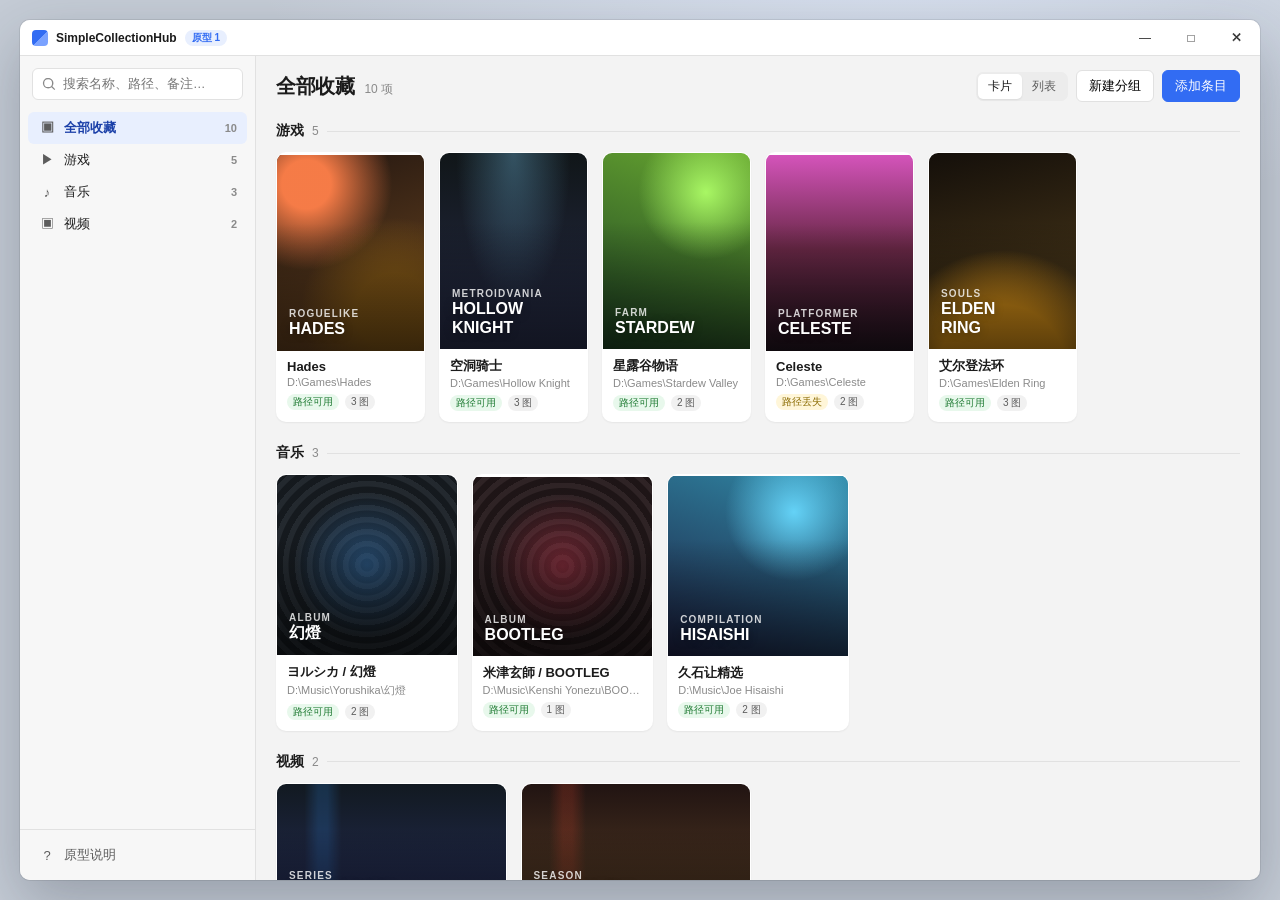
<file: Files/ui-prototype-1/index.html>
<!DOCTYPE html>
<html lang="zh-CN">
<head>
	<meta charset="UTF-8">
	<meta name="viewport" content="width=device-width, initial-scale=1.0">
	<title>SimpleCollectionHub — 原型 1</title>
	<link rel="stylesheet" href="styles.css">
</head>
<body>
	<div class="app">
		<header class="titlebar">
			<div class="titlebar-left">
				<div class="app-mark" aria-hidden="true"></div>
				<span class="app-name">SimpleCollectionHub</span>
				<span class="proto-badge">原型 1</span>
			</div>
			<div class="titlebar-actions">
				<button class="win-btn" type="button" title="最小化" data-action="noop">—</button>
				<button class="win-btn" type="button" title="最大化" data-action="noop">□</button>
				<button class="win-btn win-btn-close" type="button" title="关闭" data-action="noop">✕</button>
			</div>
		</header>

		<div class="shell">
			<aside class="sidebar">
				<div class="search-wrap">
					<svg class="search-icon" viewBox="0 0 16 16" aria-hidden="true"><path d="M10.7 11.8a6 6 0 1 1 1.1-1.1l3.3 3.2-.9.9-3.5-3zM11.5 7a4.5 4.5 0 1 0-9 0 4.5 4.5 0 0 0 9 0z"/></svg>
					<input id="searchInput" type="search" placeholder="搜索名称、路径、备注…" autocomplete="off">
				</div>

				<nav id="groupNav" class="group-nav"></nav>

				<div class="sidebar-footer">
					<button class="sidebar-link" type="button" data-action="open-help">
						<span class="nav-ico" aria-hidden="true">?</span>
						原型说明
					</button>
				</div>
			</aside>

			<main class="main">
				<div class="toolbar">
					<div class="toolbar-left">
						<h1 id="pageTitle">全部收藏</h1>
						<span id="pageCount" class="muted"></span>
					</div>
					<div class="toolbar-right">
						<div class="segment" role="tablist" aria-label="视图">
							<button class="segment-btn is-active" type="button" data-action="view-mode" data-mode="cards">卡片</button>
							<button class="segment-btn" type="button" data-action="view-mode" data-mode="list">列表</button>
						</div>
						<button class="btn" type="button" data-action="open-add-group">新建分组</button>
						<button class="btn btn-primary" type="button" data-action="open-add-item">添加条目</button>
					</div>
				</div>
				<div id="library" class="library"></div>
			</main>

			<aside id="detail" class="detail" hidden></aside>
		</div>

		<div id="overlay" class="overlay" hidden></div>
		<div id="dialog" class="dialog" hidden role="dialog" aria-modal="true"></div>
		<div id="lightbox" class="lightbox" hidden>
			<button class="lightbox-close" type="button" data-action="close-lightbox" aria-label="关闭">✕</button>
			<div id="lightboxStage" class="lightbox-stage"></div>
			<div id="lightboxCap" class="lightbox-cap"></div>
		</div>
		<div id="contextMenu" class="ctx" hidden></div>
		<div id="toast" class="toast" hidden></div>
		<input id="folderPicker" type="file" webkitdirectory directory hidden>
		<input id="imagePicker" type="file" accept="image/*" multiple hidden>
	</div>

	<script src="app.js"></script>
</body>
</html>
</file>
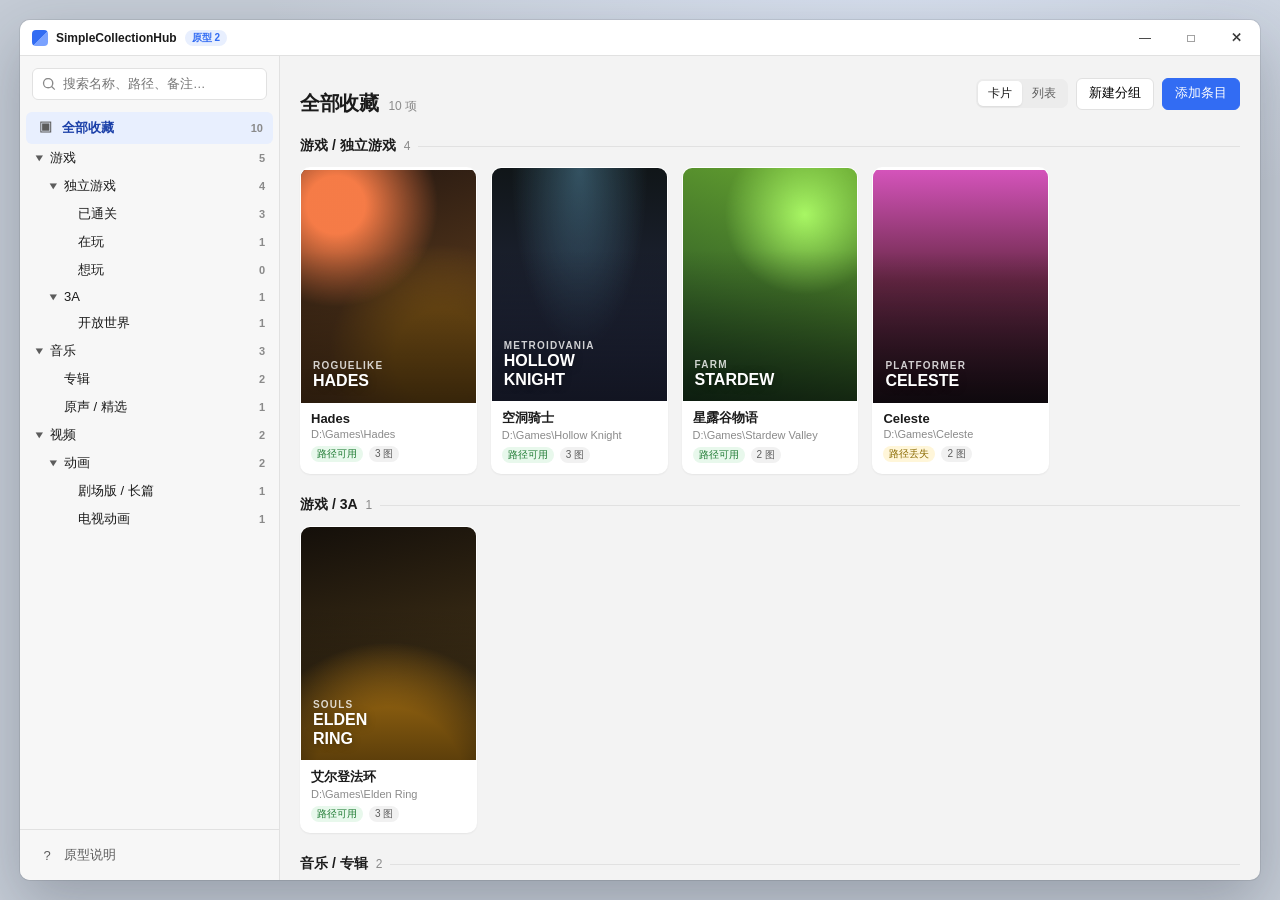
<file: Files/ui-prototype-2/index.html>
<!DOCTYPE html>
<html lang="zh-CN">
<head>
	<meta charset="UTF-8">
	<meta name="viewport" content="width=device-width, initial-scale=1.0">
	<title>SimpleCollectionHub — 原型 2</title>
	<link rel="stylesheet" href="styles.css">
</head>
<body>
	<div class="app">
		<header class="titlebar">
			<div class="titlebar-left">
				<div class="app-mark" aria-hidden="true"></div>
				<span class="app-name">SimpleCollectionHub</span>
				<span class="proto-badge">原型 2</span>
			</div>
			<div class="titlebar-actions">
				<button class="win-btn" type="button" title="最小化" data-action="noop">—</button>
				<button class="win-btn" type="button" title="最大化" data-action="noop">□</button>
				<button class="win-btn win-btn-close" type="button" title="关闭" data-action="noop">✕</button>
			</div>
		</header>

		<div class="shell">
			<aside class="sidebar">
				<div class="search-wrap">
					<svg class="search-icon" viewBox="0 0 16 16" aria-hidden="true"><path d="M10.7 11.8a6 6 0 1 1 1.1-1.1l3.3 3.2-.9.9-3.5-3zM11.5 7a4.5 4.5 0 1 0-9 0 4.5 4.5 0 0 0 9 0z"/></svg>
					<input id="searchInput" type="search" placeholder="搜索名称、路径、备注…" autocomplete="off">
				</div>

				<nav id="groupNav" class="group-nav"></nav>

				<div class="sidebar-footer">
					<button class="sidebar-link" type="button" data-action="open-help">
						<span class="nav-ico" aria-hidden="true">?</span>
						原型说明
					</button>
				</div>
			</aside>

			<main class="main">
				<div class="toolbar">
					<div class="toolbar-left">
						<nav id="crumbs" class="crumbs" aria-label="分组路径"></nav>
						<div class="title-row">
							<h1 id="pageTitle">全部收藏</h1>
							<span id="pageCount" class="muted"></span>
						</div>
					</div>
					<div class="toolbar-right">
						<div class="segment" role="tablist" aria-label="视图">
							<button class="segment-btn is-active" type="button" data-action="view-mode" data-mode="cards">卡片</button>
							<button class="segment-btn" type="button" data-action="view-mode" data-mode="list">列表</button>
						</div>
						<button class="btn" type="button" data-action="open-add-group">新建分组</button>
						<button class="btn btn-primary" type="button" data-action="open-add-item">添加条目</button>
					</div>
				</div>
				<div id="library" class="library"></div>
			</main>

			<aside id="detail" class="detail" hidden></aside>
		</div>

		<div id="overlay" class="overlay" hidden></div>
		<div id="dialog" class="dialog" hidden role="dialog" aria-modal="true"></div>
		<div id="lightbox" class="lightbox" hidden>
			<button class="lightbox-close" type="button" data-action="close-lightbox" aria-label="关闭">✕</button>
			<div id="lightboxStage" class="lightbox-stage"></div>
			<div id="lightboxCap" class="lightbox-cap"></div>
		</div>
		<div id="contextMenu" class="ctx" hidden></div>
		<div id="toast" class="toast" hidden></div>
		<input id="folderPicker" type="file" webkitdirectory directory hidden>
		<input id="imagePicker" type="file" accept="image/*" multiple hidden>
	</div>

	<script src="app.js"></script>
</body>
</html>
</file>
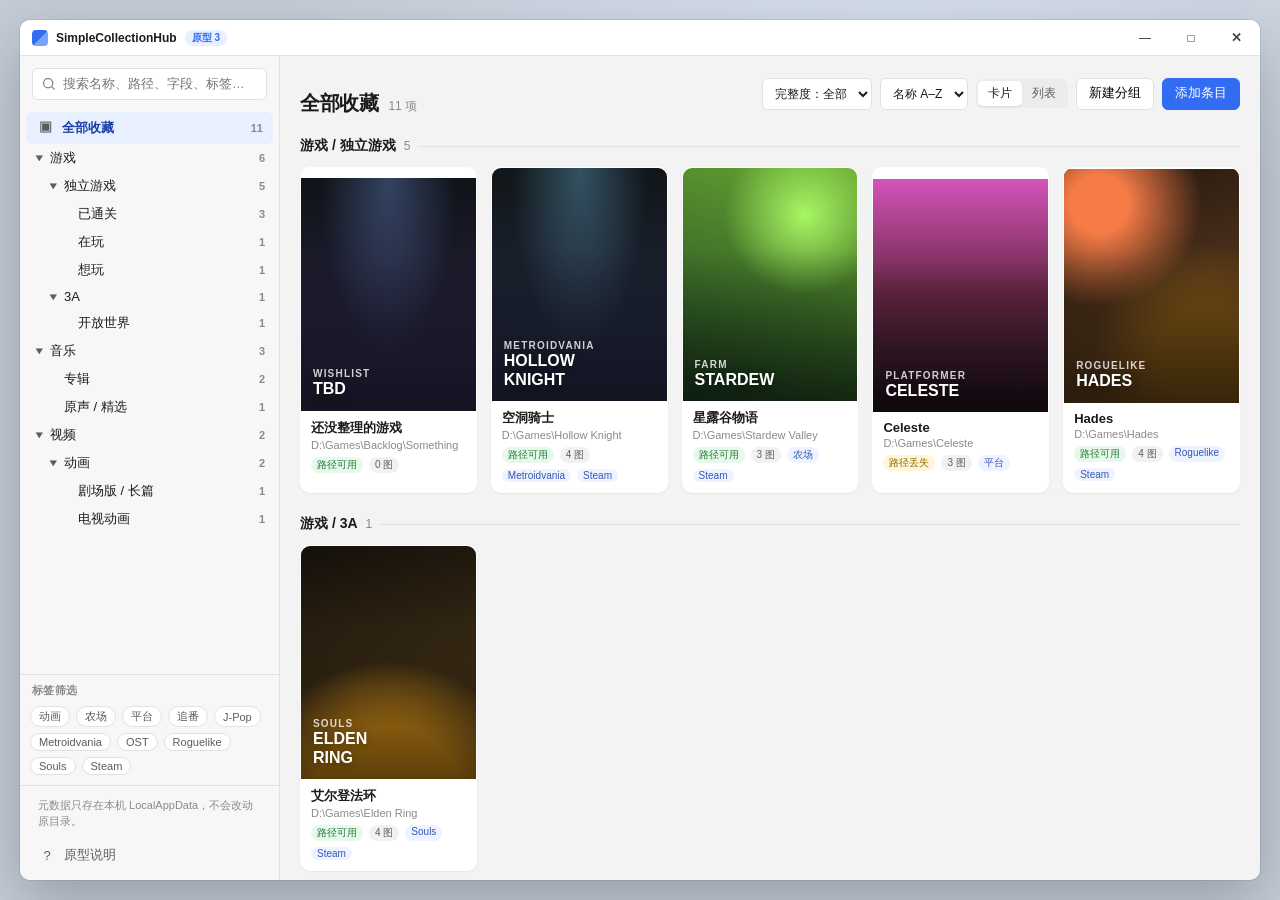
<file: Files/ui-prototype-3/index.html>
<!DOCTYPE html>
<html lang="zh-CN">
<head>
	<meta charset="UTF-8">
	<meta name="viewport" content="width=device-width, initial-scale=1.0">
	<title>SimpleCollectionHub — 原型 3</title>
	<link rel="stylesheet" href="styles.css">
</head>
<body>
	<div class="app">
		<header class="titlebar">
			<div class="titlebar-left">
				<div class="app-mark" aria-hidden="true"></div>
				<span class="app-name">SimpleCollectionHub</span>
				<span class="proto-badge">原型 3</span>
			</div>
			<div class="titlebar-actions">
				<button class="win-btn" type="button" title="最小化" data-action="noop">—</button>
				<button class="win-btn" type="button" title="最大化" data-action="noop">□</button>
				<button class="win-btn win-btn-close" type="button" title="关闭" data-action="noop">✕</button>
			</div>
		</header>

		<div class="shell">
			<aside class="sidebar">
				<div class="search-wrap">
					<svg class="search-icon" viewBox="0 0 16 16" aria-hidden="true"><path d="M10.7 11.8a6 6 0 1 1 1.1-1.1l3.3 3.2-.9.9-3.5-3zM11.5 7a4.5 4.5 0 1 0-9 0 4.5 4.5 0 0 0 9 0z"/></svg>
					<input id="searchInput" type="search" placeholder="搜索名称、路径、字段、标签…" autocomplete="off">
				</div>

				<nav id="groupNav" class="group-nav"></nav>

				<div class="sidebar-tags">
					<div class="sidebar-section-title">标签筛选</div>
					<div id="tagBar" class="tag-bar"></div>
				</div>

				<div class="sidebar-footer">
					<div class="storage-hint">元数据只存在本机 LocalAppData，不会改动原目录。</div>
					<button class="sidebar-link" type="button" data-action="open-help">
						<span class="nav-ico" aria-hidden="true">?</span>
						原型说明
					</button>
				</div>
			</aside>

			<main class="main">
				<div class="toolbar">
					<div class="toolbar-left">
						<nav id="crumbs" class="crumbs" aria-label="分组路径"></nav>
						<div class="title-row">
							<h1 id="pageTitle">全部收藏</h1>
							<span id="pageCount" class="muted"></span>
						</div>
					</div>
					<div class="toolbar-right">
						<select id="incompleteFilter" class="toolbar-select" aria-label="不完整筛选">
							<option value="all">完整度：全部</option>
							<option value="any">不完整</option>
							<option value="path">路径丢失</option>
							<option value="images">缺少图片</option>
							<option value="text">缺少文字</option>
							<option value="links">缺少链接</option>
						</select>
						<select id="sortBy" class="toolbar-select" aria-label="组内排序">
							<option value="name-asc">名称 A–Z</option>
							<option value="name-desc">名称 Z–A</option>
							<option value="added-desc">最近加入</option>
							<option value="added-asc">最早加入</option>
						</select>
						<div class="segment" role="tablist" aria-label="视图">
							<button class="segment-btn is-active" type="button" data-action="view-mode" data-mode="cards">卡片</button>
							<button class="segment-btn" type="button" data-action="view-mode" data-mode="list">列表</button>
						</div>
						<button class="btn" type="button" data-action="open-add-group">新建分组</button>
						<button class="btn btn-primary" type="button" data-action="open-add-item">添加条目</button>
					</div>
				</div>
				<div id="library" class="library"></div>
			</main>

			<aside id="detail" class="detail" hidden></aside>
		</div>

		<div id="overlay" class="overlay" hidden></div>
		<div id="dialog" class="dialog" hidden role="dialog" aria-modal="true"></div>
		<div id="lightbox" class="lightbox" hidden>
			<button class="lightbox-close" type="button" data-action="close-lightbox" aria-label="关闭">✕</button>
			<div id="lightboxStage" class="lightbox-stage"></div>
			<div id="lightboxCap" class="lightbox-cap"></div>
		</div>
		<div id="contextMenu" class="ctx" hidden></div>
		<div id="toast" class="toast" hidden></div>
		<input id="folderPicker" type="file" webkitdirectory directory hidden>
		<input id="imagePicker" type="file" accept="image/*" multiple hidden>
	</div>

	<script src="app.js"></script>
</body>
</html>
</file>
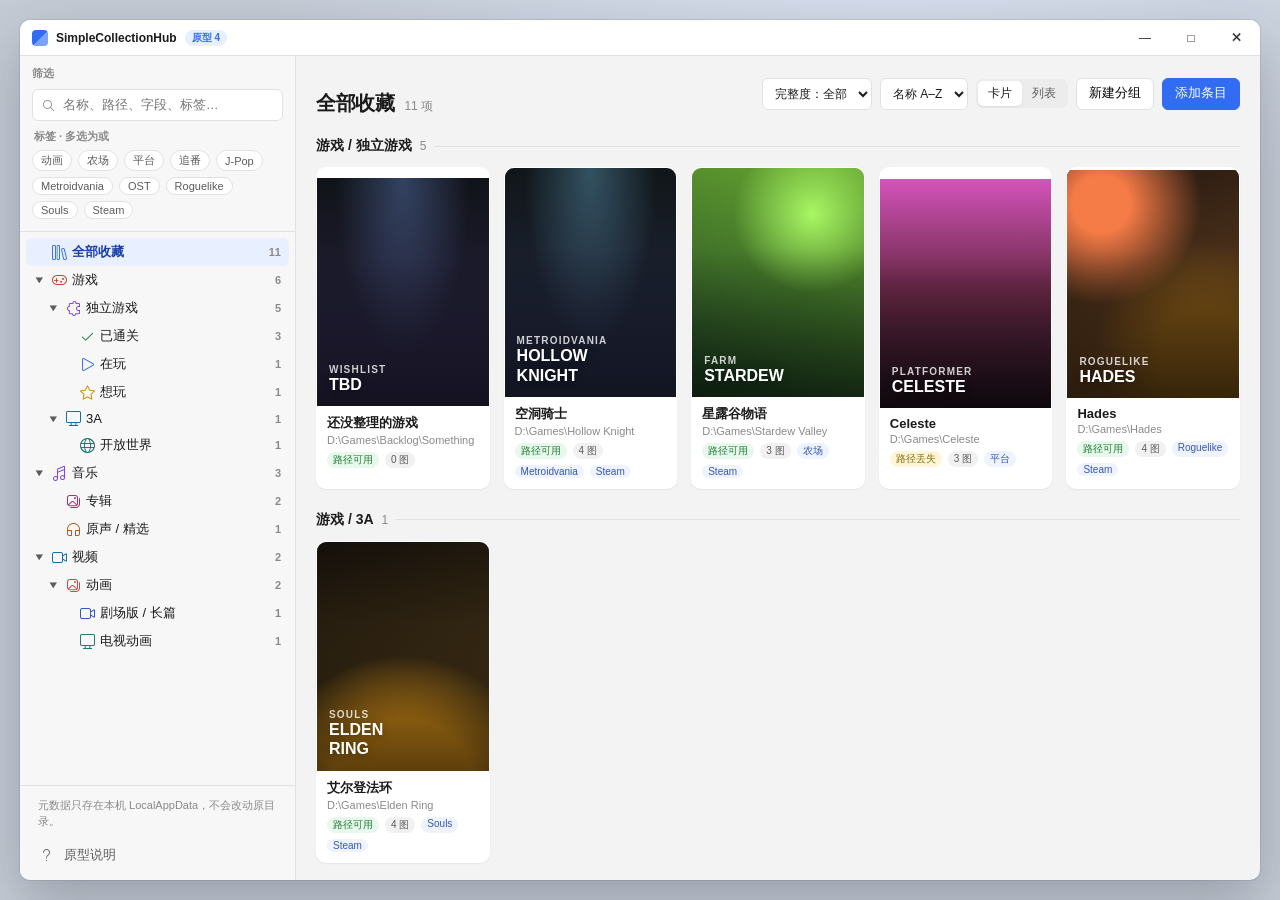
<file: Files/ui-prototype-4/index.html>
<!DOCTYPE html>
<html lang="zh-CN">
<head>
	<meta charset="UTF-8">
	<meta name="viewport" content="width=device-width, initial-scale=1.0">
	<title>SimpleCollectionHub — 原型 4</title>
	<link rel="stylesheet" href="styles.css">
</head>
<body>
	<div class="app">
		<header class="titlebar">
			<div class="titlebar-left">
				<div class="app-mark" aria-hidden="true"></div>
				<span class="app-name">SimpleCollectionHub</span>
				<span class="proto-badge">原型 4</span>
			</div>
			<div class="titlebar-actions">
				<button class="win-btn" type="button" title="最小化" data-action="noop">—</button>
				<button class="win-btn" type="button" title="最大化" data-action="noop">□</button>
				<button class="win-btn win-btn-close" type="button" title="关闭" data-action="noop">✕</button>
			</div>
		</header>

		<div class="shell">
			<aside class="sidebar">
				<div class="sidebar-filter">
					<div class="filter-head">
						<div class="sidebar-section-title">筛选</div>
						<button class="filter-clear" id="clearFilters" type="button" data-action="clear-filters" hidden>清除</button>
					</div>
					<div class="search-wrap">
						<span class="search-icon fluent" aria-hidden="true">&#xE721;</span>
						<input id="searchInput" type="search" placeholder="名称、路径、字段、标签…" autocomplete="off">
					</div>
					<div class="filter-label">标签 · 多选为或</div>
					<div id="tagBar" class="tag-bar"></div>
				</div>

				<nav id="groupNav" class="group-nav"></nav>

				<div class="sidebar-footer">
					<div class="storage-hint">元数据只存在本机 LocalAppData，不会改动原目录。</div>
					<button class="sidebar-link" type="button" data-action="open-help">
						<span class="fluent nav-ico" aria-hidden="true">&#xE897;</span>
						原型说明
					</button>
				</div>
			</aside>

			<main class="main">
				<div class="toolbar">
					<div class="toolbar-left">
						<nav id="crumbs" class="crumbs" aria-label="分组路径"></nav>
						<div class="title-row">
							<h1 id="pageTitle">全部收藏</h1>
							<span id="pageCount" class="muted"></span>
						</div>
					</div>
					<div class="toolbar-right">
						<select id="incompleteFilter" class="toolbar-select" aria-label="不完整筛选">
							<option value="all">完整度：全部</option>
							<option value="any">不完整</option>
							<option value="path">路径丢失</option>
							<option value="images">缺少图片</option>
							<option value="text">缺少文字</option>
							<option value="links">缺少链接</option>
						</select>
						<select id="sortBy" class="toolbar-select" aria-label="组内排序">
							<option value="name-asc">名称 A–Z</option>
							<option value="name-desc">名称 Z–A</option>
							<option value="added-desc">最近加入</option>
							<option value="added-asc">最早加入</option>
						</select>
						<div class="segment" role="tablist" aria-label="视图">
							<button class="segment-btn is-active" type="button" data-action="view-mode" data-mode="cards">卡片</button>
							<button class="segment-btn" type="button" data-action="view-mode" data-mode="list">列表</button>
						</div>
						<button class="btn" type="button" data-action="open-add-group">新建分组</button>
						<button class="btn btn-primary" type="button" data-action="open-add-item">添加条目</button>
					</div>
				</div>
				<div id="library" class="library"></div>
			</main>

			<aside id="detail" class="detail" hidden></aside>
		</div>

		<div id="overlay" class="overlay" hidden></div>
		<div id="dialog" class="dialog" hidden role="dialog" aria-modal="true"></div>
		<div id="lightbox" class="lightbox" hidden>
			<button class="lightbox-close" type="button" data-action="close-lightbox" aria-label="关闭">✕</button>
			<div id="lightboxStage" class="lightbox-stage"></div>
			<div id="lightboxCap" class="lightbox-cap"></div>
		</div>
		<div id="contextMenu" class="ctx" hidden></div>
		<div id="toast" class="toast" hidden></div>
		<input id="folderPicker" type="file" webkitdirectory directory hidden>
		<input id="imagePicker" type="file" accept="image/*" multiple hidden>
	</div>

	<script src="app.js"></script>
</body>
</html>
</file>
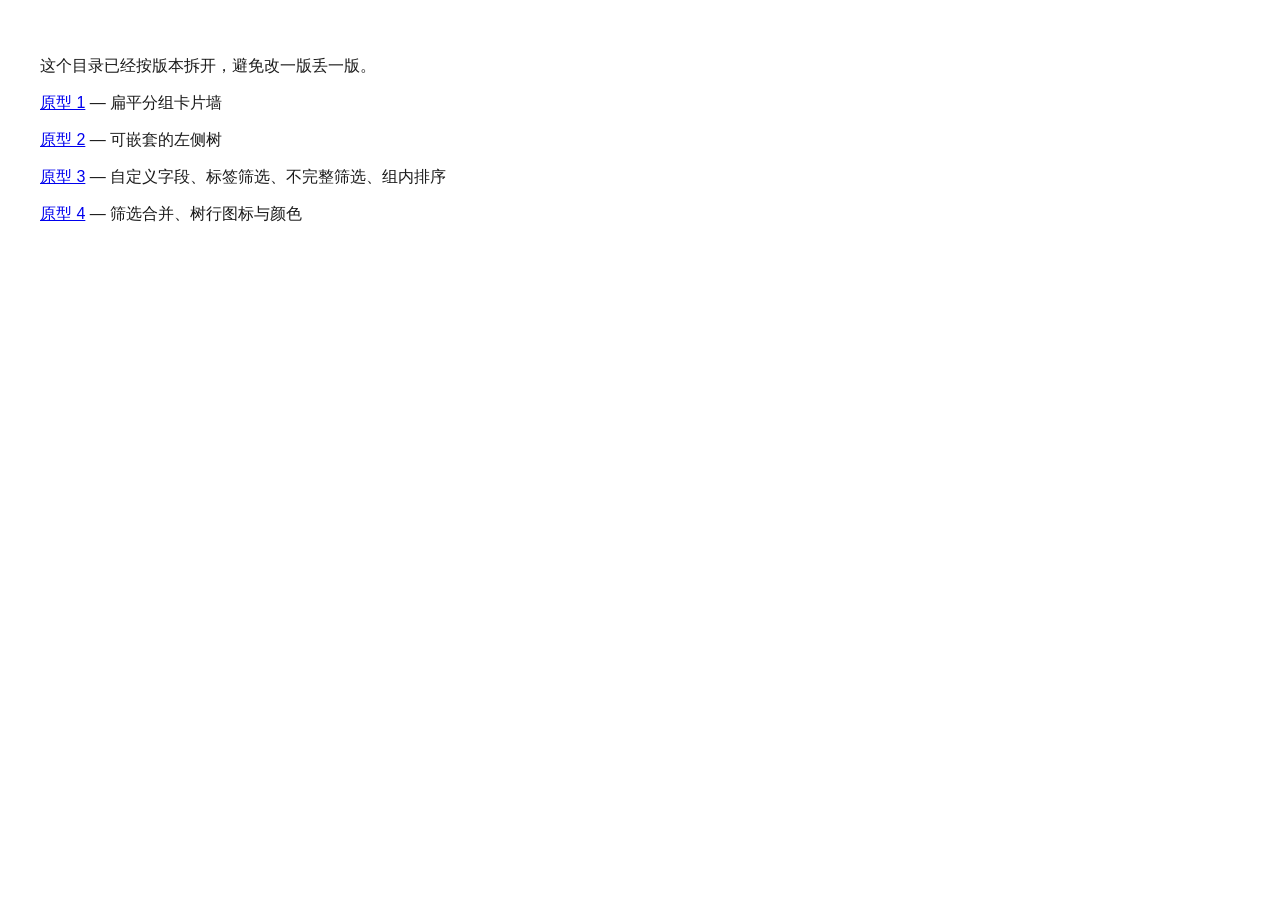
<file: Files/ui-prototype/index.html>
<!DOCTYPE html>
<html lang="zh-CN">
<head>
	<meta charset="UTF-8">
	<title>已按版本拆分</title>
</head>
<body style="font-family: Segoe UI, Microsoft YaHei UI, sans-serif; padding: 32px; color: #1b1b1b;">
	<p>这个目录已经按版本拆开，避免改一版丢一版。</p>
	<p><a href="../ui-prototype-1/index.html">原型 1</a> — 扁平分组卡片墙</p>
	<p><a href="../ui-prototype-2/index.html">原型 2</a> — 可嵌套的左侧树</p>
	<p><a href="../ui-prototype-3/index.html">原型 3</a> — 自定义字段、标签筛选、不完整筛选、组内排序</p>
	<p><a href="../ui-prototype-4/index.html">原型 4</a> — 筛选合并、树行图标与颜色</p>
</body>
</html>
</file>
<file: Files/ui-prototype-1/styles.css>
:root {
	--accent: #326cf3;
	--accent-hover: #2557d4;
	--accent-soft: #e8effe;
	--danger: #db3340;
	--success: #2db84d;
	--warning: #c69214;
	--bg: #f3f3f3;
	--sidebar: #f7f7f7;
	--surface: #ffffff;
	--border: #e1e1e1;
	--text: #1b1b1b;
	--text-2: #5c5c5c;
	--text-3: #8a8a8a;
	--titlebar: 36px;
	--sidebar-w: 236px;
	--detail-w: 408px;
	--radius: 8px;
	--shadow: 0 8px 28px rgba(0, 0, 0, 0.14);
	--font: "Segoe UI Variable", "Segoe UI", "Microsoft YaHei UI", sans-serif;
}

* { box-sizing: border-box; }
html, body { height: 100%; margin: 0; }
body {
	font-family: var(--font);
	color: var(--text);
	background:
		radial-gradient(1200px 600px at 70% -10%, #dbe4f4, transparent 55%),
		#c5ccd6;
	user-select: none;
	display: flex;
	align-items: center;
	justify-content: center;
	padding: 20px;
}

button, input, textarea { font-family: inherit; }
button { cursor: pointer; }
img { max-width: 100%; display: block; }

.app {
	position: relative;
	display: flex;
	flex-direction: column;
	width: min(1280px, 100%);
	height: min(860px, 100%);
	background: var(--bg);
	overflow: hidden;
	border-radius: 10px;
	box-shadow:
		0 0 0 1px rgba(0, 0, 0, 0.08),
		0 22px 60px rgba(32, 40, 55, 0.28);
}

.titlebar {
	height: var(--titlebar);
	display: flex;
	align-items: center;
	justify-content: space-between;
	padding-left: 12px;
	background: #fff;
	border-bottom: 1px solid var(--border);
	flex-shrink: 0;
}

.titlebar-left { display: flex; align-items: center; gap: 8px; min-width: 0; }
.app-mark {
	width: 16px;
	height: 16px;
	border-radius: 4px;
	background:
		linear-gradient(135deg, #326cf3 0 50%, transparent 50%),
		linear-gradient(315deg, #7aa2ff 0 50%, #1f4fd0 50%);
}
.app-name { font-size: 12px; font-weight: 600; }
.proto-badge {
	font-size: 10px;
	font-weight: 600;
	color: var(--accent);
	background: var(--accent-soft);
	border-radius: 999px;
	padding: 1px 7px;
}
.titlebar-actions { display: flex; height: 100%; }
.win-btn {
	width: 46px;
	border: 0;
	background: transparent;
	color: #333;
	font-size: 12px;
}
.win-btn:hover { background: #eee; }
.win-btn-close:hover { background: #e81123; color: #fff; }

.shell { display: flex; flex: 1; min-height: 0; }

.sidebar {
	width: var(--sidebar-w);
	background: var(--sidebar);
	border-right: 1px solid var(--border);
	display: flex;
	flex-direction: column;
	flex-shrink: 0;
}

.search-wrap { position: relative; padding: 12px 12px 8px; }
.search-icon {
	position: absolute;
	left: 22px;
	top: 21px;
	width: 14px;
	height: 14px;
	fill: var(--text-3);
}
.search-wrap input {
	width: 100%;
	height: 32px;
	border: 1px solid var(--border);
	border-radius: 6px;
	padding: 0 10px 0 30px;
	background: #fff;
	outline: none;
	font-size: 12.5px;
}
.search-wrap input:focus { border-color: var(--accent); }

.group-nav { flex: 1; overflow: auto; padding: 4px 8px 12px; }
.nav-item {
	width: 100%;
	display: flex;
	align-items: center;
	gap: 8px;
	border: 0;
	background: transparent;
	text-align: left;
	padding: 7px 10px;
	border-radius: 6px;
	font-size: 13px;
	color: var(--text);
}
.nav-item:hover { background: #ececec; }
.nav-item.is-active { background: var(--accent-soft); color: #1a3fa8; font-weight: 600; }
.nav-count { margin-left: auto; color: var(--text-3); font-size: 11px; font-weight: 600; }
.nav-ico {
	width: 18px;
	text-align: center;
	color: var(--text-2);
	font-size: 13px;
}

.sidebar-footer {
	padding: 8px;
	border-top: 1px solid var(--border);
}
.sidebar-link {
	width: 100%;
	display: flex;
	align-items: center;
	gap: 8px;
	border: 0;
	background: transparent;
	padding: 8px 10px;
	border-radius: 6px;
	font-size: 13px;
	color: var(--text-2);
}
.sidebar-link:hover { background: #ececec; color: var(--text); }

.main {
	flex: 1;
	min-width: 0;
	display: flex;
	flex-direction: column;
}

.toolbar {
	display: flex;
	align-items: center;
	justify-content: space-between;
	gap: 12px;
	padding: 14px 20px 6px;
	flex-shrink: 0;
	flex-wrap: wrap;
}
.toolbar-left { display: flex; align-items: baseline; gap: 10px; min-width: 0; }
.toolbar-left h1 { margin: 0; font-size: 20px; font-weight: 650; letter-spacing: -0.02em; }
.muted { color: var(--text-3); font-size: 12px; }
.toolbar-right { display: flex; align-items: center; gap: 8px; flex-shrink: 0; }

.segment {
	display: flex;
	background: #ececec;
	padding: 2px;
	border-radius: 7px;
}
.segment-btn {
	border: 0;
	background: transparent;
	padding: 4px 10px;
	border-radius: 5px;
	font-size: 12px;
	color: var(--text-2);
}
.segment-btn.is-active { background: #fff; color: var(--text); box-shadow: 0 1px 2px rgba(0,0,0,.08); }

.btn {
	height: 32px;
	padding: 0 12px;
	border-radius: 6px;
	border: 1px solid var(--border);
	background: #fff;
	font-size: 12.5px;
}
.btn:hover { background: #f6f6f6; }
.btn-primary {
	background: var(--accent);
	border-color: var(--accent);
	color: #fff;
}
.btn-primary:hover { background: var(--accent-hover); }
.btn-ghost { border-color: transparent; background: transparent; }
.btn-ghost:hover { background: #ececec; }
.btn-danger { color: var(--danger); }
.btn-danger:hover { background: #fdecee; }

.library { flex: 1; overflow: auto; padding: 8px 20px 28px; }

.section { margin-bottom: 22px; }
.section-head {
	display: flex;
	align-items: center;
	gap: 8px;
	margin: 6px 0 12px;
}
.section-head h2 { margin: 0; font-size: 14px; font-weight: 650; }
.section-line { flex: 1; height: 1px; background: var(--border); }

.card-grid {
	display: grid;
	grid-template-columns: repeat(auto-fill, minmax(148px, 1fr));
	gap: 14px;
}
.card-grid[data-kind="music"] { grid-template-columns: repeat(auto-fill, minmax(156px, 1fr)); }
.card-grid[data-kind="video"] { grid-template-columns: repeat(auto-fill, minmax(220px, 1fr)); }

.card {
	background: var(--surface);
	border: 1px solid transparent;
	border-radius: 10px;
	overflow: hidden;
	box-shadow: 0 1px 2px rgba(0,0,0,.06);
	text-align: left;
	padding: 0;
	width: 100%;
	color: inherit;
	transition: transform .15s ease, box-shadow .15s ease;
}
.card:hover {
	transform: translateY(-3px);
	box-shadow: 0 10px 24px rgba(0,0,0,.12);
}
.card.is-selected {
	border-color: var(--accent);
	box-shadow: 0 0 0 2px var(--accent-soft), 0 8px 20px rgba(50,108,243,.18);
}

.poster {
	position: relative;
	display: flex;
	align-items: flex-end;
	padding: 12px;
	color: #fff;
	overflow: hidden;
}
.detail .poster {
	border-radius: 10px;
	min-height: 160px;
	max-height: 220px;
}
.detail .ratio-portrait { max-height: 280px; }
.detail .ratio-square { max-width: 220px; }
.poster::after {
	content: "";
	position: absolute;
	inset: 0;
	background: linear-gradient(180deg, transparent 35%, rgba(0,0,0,.55));
}
.ratio-portrait { aspect-ratio: 3 / 4; }
.ratio-square { aspect-ratio: 1 / 1; }
.ratio-wide { aspect-ratio: 16 / 9; }

.poster-kicker, .poster-title {
	position: relative;
	z-index: 1;
}
.poster-kicker {
	font-size: 10px;
	letter-spacing: .12em;
	text-transform: uppercase;
	opacity: .8;
	font-weight: 600;
}
.poster-title {
	font-size: 16px;
	font-weight: 700;
	line-height: 1.2;
	text-shadow: 0 1px 8px rgba(0,0,0,.35);
}

.card-meta { padding: 8px 10px 10px; }
.card-name {
	font-size: 13px;
	font-weight: 650;
	white-space: nowrap;
	overflow: hidden;
	text-overflow: ellipsis;
}
.card-path {
	margin-top: 2px;
	font-size: 11px;
	color: var(--text-3);
	white-space: nowrap;
	overflow: hidden;
	text-overflow: ellipsis;
}
.card-flags { display: flex; gap: 6px; margin-top: 6px; }
.chip {
	font-size: 10px;
	padding: 1px 6px;
	border-radius: 999px;
	background: #f1f1f1;
	color: var(--text-2);
}
.chip.ok { background: #e8f8ec; color: #1e7a32; }
.chip.warn { background: #fff6d9; color: #8a6a00; }

.list {
	display: flex;
	flex-direction: column;
	gap: 6px;
}
.list-row {
	display: grid;
	grid-template-columns: 44px 1.2fr 1.6fr 80px;
	gap: 12px;
	align-items: center;
	width: 100%;
	text-align: left;
	border: 1px solid var(--border);
	background: #fff;
	border-radius: 8px;
	padding: 6px 10px;
	color: inherit;
}
.list-row:hover { background: #fafafa; }
.list-row.is-selected { border-color: var(--accent); background: var(--accent-soft); }
.list-thumb {
	width: 44px;
	height: 44px;
	border-radius: 6px;
	overflow: hidden;
}
.list-thumb .poster { height: 100%; padding: 4px; }
.list-thumb .poster-title { font-size: 9px; }
.list-name { font-size: 13px; font-weight: 650; }
.list-path { font-size: 11px; color: var(--text-3); overflow: hidden; text-overflow: ellipsis; white-space: nowrap; }

.empty {
	margin: 48px auto;
	max-width: 420px;
	text-align: center;
	color: var(--text-2);
}
.empty h3 { margin: 0 0 6px; color: var(--text); }
.empty p { margin: 0 0 16px; font-size: 13px; line-height: 1.55; }

.detail {
	width: var(--detail-w);
	background: #fff;
	border-left: 1px solid var(--border);
	display: flex;
	flex-direction: column;
	flex-shrink: 0;
}
.detail[hidden] { display: none; }
.detail-head {
	display: flex;
	align-items: flex-start;
	gap: 8px;
	padding: 14px 14px 10px;
	border-bottom: 1px solid var(--border);
}
.detail-head h2 {
	margin: 0;
	font-size: 16px;
	line-height: 1.3;
	flex: 1;
}
.icon-btn {
	width: 28px;
	height: 28px;
	border: 0;
	background: transparent;
	border-radius: 6px;
	color: var(--text-2);
	font-size: 16px;
	flex-shrink: 0;
}
.icon-btn:hover { background: #f1f1f1; color: var(--text); }

.detail-body { flex: 1; overflow: auto; padding: 12px 14px 20px; }
.path-row {
	display: flex;
	flex-wrap: wrap;
	align-items: center;
	gap: 8px;
	padding: 8px 10px;
	background: #f7f7f7;
	border-radius: 8px;
	margin-bottom: 12px;
}
.path-text {
	flex: 1 1 140px;
	min-width: 0;
	font-size: 12px;
	color: var(--text-2);
	overflow: hidden;
	text-overflow: ellipsis;
	white-space: nowrap;
}
.path-row .btn { flex: 0 0 auto; }

.field { margin-bottom: 16px; }
.field-label {
	display: flex;
	align-items: center;
	justify-content: space-between;
	gap: 8px;
	font-size: 11px;
	font-weight: 650;
	color: var(--text-3);
	letter-spacing: .04em;
	text-transform: uppercase;
	margin-bottom: 6px;
}
.note {
	font-size: 13px;
	line-height: 1.6;
	color: var(--text);
	white-space: pre-wrap;
}
.note-input {
	width: 100%;
	min-height: 88px;
	border: 1px solid var(--border);
	border-radius: 8px;
	padding: 8px;
	resize: vertical;
	font-size: 13px;
	line-height: 1.5;
	outline: none;
}
.note-input:focus { border-color: var(--accent); }

.shots {
	display: grid;
	grid-template-columns: 1fr 1fr;
	gap: 8px;
}
.shot, .shot-add {
	aspect-ratio: 16 / 10;
	border-radius: 8px;
	border: 0;
	padding: 0;
	overflow: hidden;
	position: relative;
	color: #fff;
}
.shot-add {
	border: 1px dashed #cfcfcf;
	background: #fafafa;
	color: var(--text-3);
	font-size: 12px;
}
.shot-add:hover { border-color: var(--accent); color: var(--accent); }
.shot img { width: 100%; height: 100%; object-fit: cover; }
.shot-cap {
	position: absolute;
	left: 6px;
	bottom: 6px;
	font-size: 10px;
	background: rgba(0,0,0,.45);
	padding: 2px 6px;
	border-radius: 999px;
}

.links { display: flex; flex-direction: column; gap: 6px; }
.link-row {
	display: flex;
	align-items: center;
	gap: 8px;
	padding: 8px 10px;
	border: 1px solid var(--border);
	border-radius: 8px;
	background: #fff;
	text-decoration: none;
	color: inherit;
}
.link-row:hover { border-color: var(--accent); }
.link-title { font-size: 13px; font-weight: 600; }
.link-url { font-size: 11px; color: var(--text-3); overflow: hidden; text-overflow: ellipsis; white-space: nowrap; }
.link-add {
	display: flex;
	flex-wrap: wrap;
	gap: 6px;
}
.link-add input {
	flex: 1 1 120px;
	min-width: 0;
	height: 30px;
	border: 1px solid var(--border);
	border-radius: 6px;
	padding: 0 8px;
	font-size: 12px;
	outline: none;
}

.detail-actions {
	display: flex;
	flex-wrap: wrap;
	gap: 8px;
	padding: 10px 14px 14px;
	border-top: 1px solid var(--border);
}

.overlay {
	position: absolute;
	inset: 0;
	background: rgba(20, 24, 32, 0.38);
	z-index: 20;
}
.overlay[hidden] { display: none; }

.dialog {
	position: absolute;
	z-index: 30;
	left: 50%;
	top: 50%;
	transform: translate(-50%, -50%);
	width: min(520px, calc(100% - 32px));
	background: #fff;
	border-radius: 12px;
	box-shadow: var(--shadow);
	padding: 18px 18px 14px;
}
.dialog[hidden] { display: none; }
.dialog h3 { margin: 0 0 6px; font-size: 16px; }
.dialog .hint { margin: 0 0 14px; color: var(--text-2); font-size: 12.5px; line-height: 1.5; }
.form-row { margin-bottom: 12px; }
.form-row label {
	display: block;
	font-size: 12px;
	font-weight: 650;
	margin-bottom: 6px;
}
.form-row input, .form-row select, .form-row textarea {
	width: 100%;
	height: 32px;
	border: 1px solid var(--border);
	border-radius: 6px;
	padding: 0 10px;
	font-size: 13px;
	outline: none;
	background: #fff;
}
.form-row textarea { height: 84px; padding: 8px 10px; resize: vertical; }
.form-row input:focus, .form-row select:focus, .form-row textarea:focus { border-color: var(--accent); }
.path-pick { display: flex; gap: 8px; }
.path-pick input { flex: 1; }
.dialog-actions { display: flex; justify-content: flex-end; gap: 8px; margin-top: 8px; }

.help-list { margin: 0; padding-left: 18px; color: var(--text-2); font-size: 13px; line-height: 1.7; }

.lightbox {
	position: absolute;
	inset: 0;
	z-index: 40;
	background: rgba(10, 12, 16, 0.88);
	display: flex;
	flex-direction: column;
	align-items: center;
	justify-content: center;
	padding: 40px;
}
.lightbox[hidden] { display: none; }
.lightbox-close {
	position: absolute;
	top: 12px;
	right: 12px;
	width: 36px;
	height: 36px;
	border: 0;
	border-radius: 8px;
	background: transparent;
	color: #fff;
	font-size: 18px;
}
.lightbox-close:hover { background: rgba(255,255,255,.12); }
.lightbox-stage {
	width: min(960px, 100%);
	aspect-ratio: 16 / 9;
	border-radius: 12px;
	overflow: hidden;
	box-shadow: 0 20px 60px rgba(0,0,0,.4);
}
.lightbox-stage img { width: 100%; height: 100%; object-fit: cover; }
.lightbox-cap { margin-top: 12px; color: #ddd; font-size: 13px; }

.ctx {
	position: absolute;
	z-index: 50;
	min-width: 188px;
	background: #fff;
	border: 1px solid var(--border);
	border-radius: 8px;
	box-shadow: var(--shadow);
	padding: 6px;
}
.ctx[hidden] { display: none; }
.ctx button {
	display: block;
	width: 100%;
	text-align: left;
	border: 0;
	background: transparent;
	padding: 7px 10px;
	border-radius: 5px;
	font-size: 13px;
}
.ctx button:hover { background: var(--accent-soft); }
.ctx .sep { height: 1px; background: var(--border); margin: 5px 4px; }

.toast {
	position: absolute;
	z-index: 60;
	left: 50%;
	bottom: 24px;
	transform: translateX(-50%);
	background: #2b2b2b;
	color: #fff;
	font-size: 13px;
	padding: 10px 14px;
	border-radius: 8px;
	box-shadow: var(--shadow);
	max-width: min(520px, calc(100% - 24px));
}
.toast[hidden] { display: none; }

.folder-list { display: flex; flex-direction: column; gap: 6px; margin-top: 8px; }
.folder-opt {
	text-align: left;
	border: 1px solid var(--border);
	background: #fff;
	border-radius: 8px;
	padding: 8px 10px;
	font-size: 12.5px;
}
.folder-opt:hover, .folder-opt.is-on { border-color: var(--accent); background: var(--accent-soft); }
.folder-opt small { display: block; color: var(--text-3); margin-top: 2px; }

.pattern-embers {
	background:
		radial-gradient(circle at 20% 15%, hsl(var(--h) 90% 62%) 0 12%, transparent 42%),
		radial-gradient(circle at 80% 80%, hsl(calc(var(--h) + 18) 70% 28%) 0 20%, transparent 48%),
		linear-gradient(160deg, hsl(var(--h) 35% 10%), hsl(calc(var(--h) + 12) 55% 28%));
}
.pattern-mist {
	background:
		radial-gradient(ellipse at 50% 0%, hsl(var(--h) 40% 55% / .45), transparent 55%),
		linear-gradient(180deg, hsl(var(--h) 20% 8%), hsl(calc(var(--h) + 30) 30% 22%));
}
.pattern-sun {
	background:
		radial-gradient(circle at 70% 20%, hsl(var(--h) 90% 68%), transparent 36%),
		linear-gradient(200deg, hsl(var(--h) 55% 42%), hsl(calc(var(--h) + 40) 40% 18%));
}
.pattern-peak {
	background:
		linear-gradient(180deg, hsl(var(--h) 60% 58%) 0%, hsl(calc(var(--h) + 20) 45% 28%) 48%, hsl(var(--h) 25% 10%) 100%);
}
.pattern-gold {
	background:
		radial-gradient(circle at 50% 110%, hsl(var(--h) 80% 45%) 0 28%, transparent 52%),
		linear-gradient(165deg, #140f0a, hsl(var(--h) 50% 22%));
}
.pattern-vinyl {
	background:
		radial-gradient(circle at 50% 50%, hsl(var(--h) 55% 48% / .5), transparent 58%),
		repeating-radial-gradient(circle at 50% 50%, hsl(var(--h) 18% 10%) 0 6px, hsl(var(--h) 14% 16%) 7px 12px);
}
.pattern-stage {
	background:
		linear-gradient(90deg, transparent 0 12%, hsl(var(--h) 80% 55% / .2) 18% 22%, transparent 28%),
		linear-gradient(180deg, hsl(var(--h) 30% 10%), hsl(calc(var(--h) + 20) 40% 24%));
}

@media (max-width: 980px) {
	.sidebar { width: 200px; }
	.detail { width: 340px; }
	.list-row { grid-template-columns: 44px 1fr; }
	.list-row .list-path-col, .list-row .list-flag { display: none; }
}
</file>
<file: Files/ui-prototype-2/styles.css>
:root {
	--accent: #326cf3;
	--accent-hover: #2557d4;
	--accent-soft: #e8effe;
	--danger: #db3340;
	--success: #2db84d;
	--warning: #c69214;
	--bg: #f3f3f3;
	--sidebar: #f7f7f7;
	--surface: #ffffff;
	--border: #e1e1e1;
	--text: #1b1b1b;
	--text-2: #5c5c5c;
	--text-3: #8a8a8a;
	--titlebar: 36px;
	--sidebar-w: 260px;
	--detail-w: 408px;
	--radius: 8px;
	--shadow: 0 8px 28px rgba(0, 0, 0, 0.14);
	--font: "Segoe UI Variable", "Segoe UI", "Microsoft YaHei UI", sans-serif;
}

* { box-sizing: border-box; }
html, body { height: 100%; margin: 0; }
body {
	font-family: var(--font);
	color: var(--text);
	background:
		radial-gradient(1200px 600px at 70% -10%, #dbe4f4, transparent 55%),
		#c5ccd6;
	user-select: none;
	display: flex;
	align-items: center;
	justify-content: center;
	padding: 20px;
}

button, input, textarea { font-family: inherit; }
button { cursor: pointer; }
img { max-width: 100%; display: block; }

.app {
	position: relative;
	display: flex;
	flex-direction: column;
	width: min(1280px, 100%);
	height: min(860px, 100%);
	background: var(--bg);
	overflow: hidden;
	border-radius: 10px;
	box-shadow:
		0 0 0 1px rgba(0, 0, 0, 0.08),
		0 22px 60px rgba(32, 40, 55, 0.28);
}

.titlebar {
	height: var(--titlebar);
	display: flex;
	align-items: center;
	justify-content: space-between;
	padding-left: 12px;
	background: #fff;
	border-bottom: 1px solid var(--border);
	flex-shrink: 0;
}

.titlebar-left { display: flex; align-items: center; gap: 8px; min-width: 0; }
.app-mark {
	width: 16px;
	height: 16px;
	border-radius: 4px;
	background:
		linear-gradient(135deg, #326cf3 0 50%, transparent 50%),
		linear-gradient(315deg, #7aa2ff 0 50%, #1f4fd0 50%);
}
.app-name { font-size: 12px; font-weight: 600; }
.proto-badge {
	font-size: 10px;
	font-weight: 600;
	color: var(--accent);
	background: var(--accent-soft);
	border-radius: 999px;
	padding: 1px 7px;
}
.titlebar-actions { display: flex; height: 100%; }
.win-btn {
	width: 46px;
	border: 0;
	background: transparent;
	color: #333;
	font-size: 12px;
}
.win-btn:hover { background: #eee; }
.win-btn-close:hover { background: #e81123; color: #fff; }

.shell { display: flex; flex: 1; min-height: 0; }

.sidebar {
	width: var(--sidebar-w);
	background: var(--sidebar);
	border-right: 1px solid var(--border);
	display: flex;
	flex-direction: column;
	flex-shrink: 0;
}

.search-wrap { position: relative; padding: 12px 12px 8px; }
.search-icon {
	position: absolute;
	left: 22px;
	top: 21px;
	width: 14px;
	height: 14px;
	fill: var(--text-3);
}
.search-wrap input {
	width: 100%;
	height: 32px;
	border: 1px solid var(--border);
	border-radius: 6px;
	padding: 0 10px 0 30px;
	background: #fff;
	outline: none;
	font-size: 12.5px;
}
.search-wrap input:focus { border-color: var(--accent); }

.group-nav { flex: 1; overflow: auto; padding: 4px 6px 12px; }
.nav-item {
	width: 100%;
	display: flex;
	align-items: center;
	gap: 8px;
	border: 0;
	background: transparent;
	text-align: left;
	padding: 7px 10px;
	border-radius: 6px;
	font-size: 13px;
	color: var(--text);
}
.nav-item:hover { background: #ececec; }
.nav-item.is-active { background: var(--accent-soft); color: #1a3fa8; font-weight: 600; }
.nav-count { margin-left: auto; color: var(--text-3); font-size: 11px; font-weight: 600; flex-shrink: 0; }
.nav-ico {
	width: 18px;
	text-align: center;
	color: var(--text-2);
	font-size: 13px;
}

.tree-row {
	display: flex;
	align-items: center;
	padding-left: calc(4px + var(--d, 0) * 14px);
	border-radius: 6px;
}
.tree-row:hover { background: #ececec; }
.tree-row.is-active { background: var(--accent-soft); }
.tree-row.is-active .tree-name { color: #1a3fa8; font-weight: 600; }
.tree-twist {
	width: 18px;
	height: 24px;
	border: 0;
	background: transparent;
	color: var(--text-3);
	font-size: 9px;
	line-height: 1;
	flex-shrink: 0;
	padding: 0;
	transform: rotate(0deg);
	transition: transform .12s ease;
}
.tree-twist.is-open { transform: rotate(90deg); color: var(--text-2); }
.tree-twist.is-leaf { visibility: hidden; }
.tree-label {
	flex: 1;
	display: flex;
	align-items: center;
	gap: 6px;
	min-width: 0;
	border: 0;
	background: transparent;
	text-align: left;
	padding: 5px 8px 5px 2px;
	font-size: 13px;
	color: inherit;
}
.tree-name {
	overflow: hidden;
	text-overflow: ellipsis;
	white-space: nowrap;
}

.section-jump {
	border: 0;
	background: transparent;
	padding: 0;
	font: inherit;
	font-size: 14px;
	font-weight: 650;
	color: inherit;
}
.section-jump:hover { color: var(--accent); }

.sidebar-footer {
	padding: 8px;
	border-top: 1px solid var(--border);
}
.sidebar-link {
	width: 100%;
	display: flex;
	align-items: center;
	gap: 8px;
	border: 0;
	background: transparent;
	padding: 8px 10px;
	border-radius: 6px;
	font-size: 13px;
	color: var(--text-2);
}
.sidebar-link:hover { background: #ececec; color: var(--text); }

.main {
	flex: 1;
	min-width: 0;
	display: flex;
	flex-direction: column;
}

.toolbar {
	display: flex;
	align-items: center;
	justify-content: space-between;
	gap: 12px;
	padding: 14px 20px 6px;
	flex-shrink: 0;
	flex-wrap: wrap;
}
.toolbar-left { display: flex; flex-direction: column; gap: 2px; min-width: 0; }
.title-row { display: flex; align-items: baseline; gap: 10px; }
.toolbar-left h1 { margin: 0; font-size: 20px; font-weight: 650; letter-spacing: -0.02em; }
.crumbs {
	display: flex;
	flex-wrap: wrap;
	align-items: center;
	gap: 4px;
	min-height: 18px;
	font-size: 12px;
	color: var(--text-3);
}
.crumb {
	border: 0;
	background: transparent;
	padding: 0;
	color: var(--accent);
	font-size: 12px;
}
.crumb:hover { text-decoration: underline; }
.crumb.is-current { color: var(--text-3); cursor: default; }
.crumb-sep { color: #c0c0c0; }
.muted { color: var(--text-3); font-size: 12px; }
.toolbar-right { display: flex; align-items: center; gap: 8px; flex-shrink: 0; }

.segment {
	display: flex;
	background: #ececec;
	padding: 2px;
	border-radius: 7px;
}
.segment-btn {
	border: 0;
	background: transparent;
	padding: 4px 10px;
	border-radius: 5px;
	font-size: 12px;
	color: var(--text-2);
}
.segment-btn.is-active { background: #fff; color: var(--text); box-shadow: 0 1px 2px rgba(0,0,0,.08); }

.btn {
	height: 32px;
	padding: 0 12px;
	border-radius: 6px;
	border: 1px solid var(--border);
	background: #fff;
	font-size: 12.5px;
}
.btn:hover { background: #f6f6f6; }
.btn-primary {
	background: var(--accent);
	border-color: var(--accent);
	color: #fff;
}
.btn-primary:hover { background: var(--accent-hover); }
.btn-ghost { border-color: transparent; background: transparent; }
.btn-ghost:hover { background: #ececec; }
.btn-danger { color: var(--danger); }
.btn-danger:hover { background: #fdecee; }

.library { flex: 1; overflow: auto; padding: 8px 20px 28px; }

.section { margin-bottom: 22px; }
.section-head {
	display: flex;
	align-items: center;
	gap: 8px;
	margin: 6px 0 12px;
}
.section-head h2 { margin: 0; font-size: 14px; font-weight: 650; }
.section-line { flex: 1; height: 1px; background: var(--border); }

.card-grid {
	display: grid;
	grid-template-columns: repeat(auto-fill, minmax(148px, 1fr));
	gap: 14px;
}
.card-grid[data-kind="music"] { grid-template-columns: repeat(auto-fill, minmax(156px, 1fr)); }
.card-grid[data-kind="video"] { grid-template-columns: repeat(auto-fill, minmax(220px, 1fr)); }

.card {
	background: var(--surface);
	border: 1px solid transparent;
	border-radius: 10px;
	overflow: hidden;
	box-shadow: 0 1px 2px rgba(0,0,0,.06);
	text-align: left;
	padding: 0;
	width: 100%;
	color: inherit;
	transition: transform .15s ease, box-shadow .15s ease;
}
.card:hover {
	transform: translateY(-3px);
	box-shadow: 0 10px 24px rgba(0,0,0,.12);
}
.card.is-selected {
	border-color: var(--accent);
	box-shadow: 0 0 0 2px var(--accent-soft), 0 8px 20px rgba(50,108,243,.18);
}

.poster {
	position: relative;
	display: flex;
	align-items: flex-end;
	padding: 12px;
	color: #fff;
	overflow: hidden;
}
.detail .poster {
	border-radius: 10px;
	min-height: 160px;
	max-height: 220px;
}
.detail .ratio-portrait { max-height: 280px; }
.detail .ratio-square { max-width: 220px; }
.poster::after {
	content: "";
	position: absolute;
	inset: 0;
	background: linear-gradient(180deg, transparent 35%, rgba(0,0,0,.55));
}
.ratio-portrait { aspect-ratio: 3 / 4; }
.ratio-square { aspect-ratio: 1 / 1; }
.ratio-wide { aspect-ratio: 16 / 9; }

.poster-kicker, .poster-title {
	position: relative;
	z-index: 1;
}
.poster-kicker {
	font-size: 10px;
	letter-spacing: .12em;
	text-transform: uppercase;
	opacity: .8;
	font-weight: 600;
}
.poster-title {
	font-size: 16px;
	font-weight: 700;
	line-height: 1.2;
	text-shadow: 0 1px 8px rgba(0,0,0,.35);
}

.card-meta { padding: 8px 10px 10px; }
.card-name {
	font-size: 13px;
	font-weight: 650;
	white-space: nowrap;
	overflow: hidden;
	text-overflow: ellipsis;
}
.card-path {
	margin-top: 2px;
	font-size: 11px;
	color: var(--text-3);
	white-space: nowrap;
	overflow: hidden;
	text-overflow: ellipsis;
}
.card-flags { display: flex; gap: 6px; margin-top: 6px; }
.chip {
	font-size: 10px;
	padding: 1px 6px;
	border-radius: 999px;
	background: #f1f1f1;
	color: var(--text-2);
}
.chip.ok { background: #e8f8ec; color: #1e7a32; }
.chip.warn { background: #fff6d9; color: #8a6a00; }

.list {
	display: flex;
	flex-direction: column;
	gap: 6px;
}
.list-row {
	display: grid;
	grid-template-columns: 44px 1.2fr 1.6fr 80px;
	gap: 12px;
	align-items: center;
	width: 100%;
	text-align: left;
	border: 1px solid var(--border);
	background: #fff;
	border-radius: 8px;
	padding: 6px 10px;
	color: inherit;
}
.list-row:hover { background: #fafafa; }
.list-row.is-selected { border-color: var(--accent); background: var(--accent-soft); }
.list-thumb {
	width: 44px;
	height: 44px;
	border-radius: 6px;
	overflow: hidden;
}
.list-thumb .poster { height: 100%; padding: 4px; }
.list-thumb .poster-title { font-size: 9px; }
.list-name { font-size: 13px; font-weight: 650; }
.list-path { font-size: 11px; color: var(--text-3); overflow: hidden; text-overflow: ellipsis; white-space: nowrap; }

.empty {
	margin: 48px auto;
	max-width: 420px;
	text-align: center;
	color: var(--text-2);
}
.empty h3 { margin: 0 0 6px; color: var(--text); }
.empty p { margin: 0 0 16px; font-size: 13px; line-height: 1.55; }

.detail {
	width: var(--detail-w);
	background: #fff;
	border-left: 1px solid var(--border);
	display: flex;
	flex-direction: column;
	flex-shrink: 0;
}
.detail[hidden] { display: none; }
.detail-head {
	display: flex;
	align-items: flex-start;
	gap: 8px;
	padding: 14px 14px 10px;
	border-bottom: 1px solid var(--border);
}
.detail-head h2 {
	margin: 0;
	font-size: 16px;
	line-height: 1.3;
	flex: 1;
}
.icon-btn {
	width: 28px;
	height: 28px;
	border: 0;
	background: transparent;
	border-radius: 6px;
	color: var(--text-2);
	font-size: 16px;
	flex-shrink: 0;
}
.icon-btn:hover { background: #f1f1f1; color: var(--text); }

.detail-body { flex: 1; overflow: auto; padding: 12px 14px 20px; }
.detail-body select {
	width: 100%;
	height: 32px;
	border: 1px solid var(--border);
	border-radius: 6px;
	padding: 0 8px;
	font-size: 13px;
	background: #fff;
	outline: none;
}
.detail-body select:focus { border-color: var(--accent); }
.path-row {
	display: flex;
	flex-wrap: wrap;
	align-items: center;
	gap: 8px;
	padding: 8px 10px;
	background: #f7f7f7;
	border-radius: 8px;
	margin-bottom: 12px;
}
.path-text {
	flex: 1 1 140px;
	min-width: 0;
	font-size: 12px;
	color: var(--text-2);
	overflow: hidden;
	text-overflow: ellipsis;
	white-space: nowrap;
}
.path-row .btn { flex: 0 0 auto; }

.field { margin-bottom: 16px; }
.field-label {
	display: flex;
	align-items: center;
	justify-content: space-between;
	gap: 8px;
	font-size: 11px;
	font-weight: 650;
	color: var(--text-3);
	letter-spacing: .04em;
	text-transform: uppercase;
	margin-bottom: 6px;
}
.note {
	font-size: 13px;
	line-height: 1.6;
	color: var(--text);
	white-space: pre-wrap;
}
.note-input {
	width: 100%;
	min-height: 88px;
	border: 1px solid var(--border);
	border-radius: 8px;
	padding: 8px;
	resize: vertical;
	font-size: 13px;
	line-height: 1.5;
	outline: none;
}
.note-input:focus { border-color: var(--accent); }

.shots {
	display: grid;
	grid-template-columns: 1fr 1fr;
	gap: 8px;
}
.shot, .shot-add {
	aspect-ratio: 16 / 10;
	border-radius: 8px;
	border: 0;
	padding: 0;
	overflow: hidden;
	position: relative;
	color: #fff;
}
.shot-add {
	border: 1px dashed #cfcfcf;
	background: #fafafa;
	color: var(--text-3);
	font-size: 12px;
}
.shot-add:hover { border-color: var(--accent); color: var(--accent); }
.shot img { width: 100%; height: 100%; object-fit: cover; }
.shot-cap {
	position: absolute;
	left: 6px;
	bottom: 6px;
	font-size: 10px;
	background: rgba(0,0,0,.45);
	padding: 2px 6px;
	border-radius: 999px;
}

.links { display: flex; flex-direction: column; gap: 6px; }
.link-row {
	display: flex;
	align-items: center;
	gap: 8px;
	padding: 8px 10px;
	border: 1px solid var(--border);
	border-radius: 8px;
	background: #fff;
	text-decoration: none;
	color: inherit;
}
.link-row:hover { border-color: var(--accent); }
.link-title { font-size: 13px; font-weight: 600; }
.link-url { font-size: 11px; color: var(--text-3); overflow: hidden; text-overflow: ellipsis; white-space: nowrap; }
.link-add {
	display: flex;
	flex-wrap: wrap;
	gap: 6px;
}
.link-add input {
	flex: 1 1 120px;
	min-width: 0;
	height: 30px;
	border: 1px solid var(--border);
	border-radius: 6px;
	padding: 0 8px;
	font-size: 12px;
	outline: none;
}

.detail-actions {
	display: flex;
	flex-wrap: wrap;
	gap: 8px;
	padding: 10px 14px 14px;
	border-top: 1px solid var(--border);
}

.overlay {
	position: absolute;
	inset: 0;
	background: rgba(20, 24, 32, 0.38);
	z-index: 20;
}
.overlay[hidden] { display: none; }

.dialog {
	position: absolute;
	z-index: 30;
	left: 50%;
	top: 50%;
	transform: translate(-50%, -50%);
	width: min(520px, calc(100% - 32px));
	background: #fff;
	border-radius: 12px;
	box-shadow: var(--shadow);
	padding: 18px 18px 14px;
}
.dialog[hidden] { display: none; }
.dialog h3 { margin: 0 0 6px; font-size: 16px; }
.dialog .hint { margin: 0 0 14px; color: var(--text-2); font-size: 12.5px; line-height: 1.5; }
.form-row { margin-bottom: 12px; }
.form-row label {
	display: block;
	font-size: 12px;
	font-weight: 650;
	margin-bottom: 6px;
}
.form-row input, .form-row select, .form-row textarea {
	width: 100%;
	height: 32px;
	border: 1px solid var(--border);
	border-radius: 6px;
	padding: 0 10px;
	font-size: 13px;
	outline: none;
	background: #fff;
}
.form-row textarea { height: 84px; padding: 8px 10px; resize: vertical; }
.form-row input:focus, .form-row select:focus, .form-row textarea:focus { border-color: var(--accent); }
.path-pick { display: flex; gap: 8px; }
.path-pick input { flex: 1; }
.dialog-actions { display: flex; justify-content: flex-end; gap: 8px; margin-top: 8px; }

.help-list { margin: 0; padding-left: 18px; color: var(--text-2); font-size: 13px; line-height: 1.7; }

.lightbox {
	position: absolute;
	inset: 0;
	z-index: 40;
	background: rgba(10, 12, 16, 0.88);
	display: flex;
	flex-direction: column;
	align-items: center;
	justify-content: center;
	padding: 40px;
}
.lightbox[hidden] { display: none; }
.lightbox-close {
	position: absolute;
	top: 12px;
	right: 12px;
	width: 36px;
	height: 36px;
	border: 0;
	border-radius: 8px;
	background: transparent;
	color: #fff;
	font-size: 18px;
}
.lightbox-close:hover { background: rgba(255,255,255,.12); }
.lightbox-stage {
	width: min(960px, 100%);
	aspect-ratio: 16 / 9;
	border-radius: 12px;
	overflow: hidden;
	box-shadow: 0 20px 60px rgba(0,0,0,.4);
}
.lightbox-stage img { width: 100%; height: 100%; object-fit: cover; }
.lightbox-cap { margin-top: 12px; color: #ddd; font-size: 13px; }

.ctx {
	position: absolute;
	z-index: 50;
	min-width: 188px;
	background: #fff;
	border: 1px solid var(--border);
	border-radius: 8px;
	box-shadow: var(--shadow);
	padding: 6px;
}
.ctx[hidden] { display: none; }
.ctx button {
	display: block;
	width: 100%;
	text-align: left;
	border: 0;
	background: transparent;
	padding: 7px 10px;
	border-radius: 5px;
	font-size: 13px;
}
.ctx button:hover { background: var(--accent-soft); }
.ctx .sep { height: 1px; background: var(--border); margin: 5px 4px; }

.toast {
	position: absolute;
	z-index: 60;
	left: 50%;
	bottom: 24px;
	transform: translateX(-50%);
	background: #2b2b2b;
	color: #fff;
	font-size: 13px;
	padding: 10px 14px;
	border-radius: 8px;
	box-shadow: var(--shadow);
	max-width: min(520px, calc(100% - 24px));
}
.toast[hidden] { display: none; }

.folder-list { display: flex; flex-direction: column; gap: 6px; margin-top: 8px; }
.folder-opt {
	text-align: left;
	border: 1px solid var(--border);
	background: #fff;
	border-radius: 8px;
	padding: 8px 10px;
	font-size: 12.5px;
}
.folder-opt:hover, .folder-opt.is-on { border-color: var(--accent); background: var(--accent-soft); }
.folder-opt small { display: block; color: var(--text-3); margin-top: 2px; }

.pattern-embers {
	background:
		radial-gradient(circle at 20% 15%, hsl(var(--h) 90% 62%) 0 12%, transparent 42%),
		radial-gradient(circle at 80% 80%, hsl(calc(var(--h) + 18) 70% 28%) 0 20%, transparent 48%),
		linear-gradient(160deg, hsl(var(--h) 35% 10%), hsl(calc(var(--h) + 12) 55% 28%));
}
.pattern-mist {
	background:
		radial-gradient(ellipse at 50% 0%, hsl(var(--h) 40% 55% / .45), transparent 55%),
		linear-gradient(180deg, hsl(var(--h) 20% 8%), hsl(calc(var(--h) + 30) 30% 22%));
}
.pattern-sun {
	background:
		radial-gradient(circle at 70% 20%, hsl(var(--h) 90% 68%), transparent 36%),
		linear-gradient(200deg, hsl(var(--h) 55% 42%), hsl(calc(var(--h) + 40) 40% 18%));
}
.pattern-peak {
	background:
		linear-gradient(180deg, hsl(var(--h) 60% 58%) 0%, hsl(calc(var(--h) + 20) 45% 28%) 48%, hsl(var(--h) 25% 10%) 100%);
}
.pattern-gold {
	background:
		radial-gradient(circle at 50% 110%, hsl(var(--h) 80% 45%) 0 28%, transparent 52%),
		linear-gradient(165deg, #140f0a, hsl(var(--h) 50% 22%));
}
.pattern-vinyl {
	background:
		radial-gradient(circle at 50% 50%, hsl(var(--h) 55% 48% / .5), transparent 58%),
		repeating-radial-gradient(circle at 50% 50%, hsl(var(--h) 18% 10%) 0 6px, hsl(var(--h) 14% 16%) 7px 12px);
}
.pattern-stage {
	background:
		linear-gradient(90deg, transparent 0 12%, hsl(var(--h) 80% 55% / .2) 18% 22%, transparent 28%),
		linear-gradient(180deg, hsl(var(--h) 30% 10%), hsl(calc(var(--h) + 20) 40% 24%));
}

@media (max-width: 980px) {
	.sidebar { width: 200px; }
	.detail { width: 340px; }
	.list-row { grid-template-columns: 44px 1fr; }
	.list-row .list-path-col, .list-row .list-flag { display: none; }
}
</file>
<file: Files/ui-prototype-3/styles.css>
:root {
	--accent: #326cf3;
	--accent-hover: #2557d4;
	--accent-soft: #e8effe;
	--danger: #db3340;
	--success: #2db84d;
	--warning: #c69214;
	--bg: #f3f3f3;
	--sidebar: #f7f7f7;
	--surface: #ffffff;
	--border: #e1e1e1;
	--text: #1b1b1b;
	--text-2: #5c5c5c;
	--text-3: #8a8a8a;
	--titlebar: 36px;
	--sidebar-w: 260px;
	--detail-w: 408px;
	--radius: 8px;
	--shadow: 0 8px 28px rgba(0, 0, 0, 0.14);
	--font: "Segoe UI Variable", "Segoe UI", "Microsoft YaHei UI", sans-serif;
}

* { box-sizing: border-box; }
html, body { height: 100%; margin: 0; }
body {
	font-family: var(--font);
	color: var(--text);
	background:
		radial-gradient(1200px 600px at 70% -10%, #dbe4f4, transparent 55%),
		#c5ccd6;
	user-select: none;
	display: flex;
	align-items: center;
	justify-content: center;
	padding: 20px;
}

button, input, textarea { font-family: inherit; }
button { cursor: pointer; }
img { max-width: 100%; display: block; }

.app {
	position: relative;
	display: flex;
	flex-direction: column;
	width: min(1280px, 100%);
	height: min(860px, 100%);
	background: var(--bg);
	overflow: hidden;
	border-radius: 10px;
	box-shadow:
		0 0 0 1px rgba(0, 0, 0, 0.08),
		0 22px 60px rgba(32, 40, 55, 0.28);
}

.titlebar {
	height: var(--titlebar);
	display: flex;
	align-items: center;
	justify-content: space-between;
	padding-left: 12px;
	background: #fff;
	border-bottom: 1px solid var(--border);
	flex-shrink: 0;
}

.titlebar-left { display: flex; align-items: center; gap: 8px; min-width: 0; }
.app-mark {
	width: 16px;
	height: 16px;
	border-radius: 4px;
	background:
		linear-gradient(135deg, #326cf3 0 50%, transparent 50%),
		linear-gradient(315deg, #7aa2ff 0 50%, #1f4fd0 50%);
}
.app-name { font-size: 12px; font-weight: 600; }
.proto-badge {
	font-size: 10px;
	font-weight: 600;
	color: var(--accent);
	background: var(--accent-soft);
	border-radius: 999px;
	padding: 1px 7px;
}
.titlebar-actions { display: flex; height: 100%; }
.win-btn {
	width: 46px;
	border: 0;
	background: transparent;
	color: #333;
	font-size: 12px;
}
.win-btn:hover { background: #eee; }
.win-btn-close:hover { background: #e81123; color: #fff; }

.shell { display: flex; flex: 1; min-height: 0; }

.sidebar {
	width: var(--sidebar-w);
	background: var(--sidebar);
	border-right: 1px solid var(--border);
	display: flex;
	flex-direction: column;
	flex-shrink: 0;
}

.search-wrap { position: relative; padding: 12px 12px 8px; }
.search-icon {
	position: absolute;
	left: 22px;
	top: 21px;
	width: 14px;
	height: 14px;
	fill: var(--text-3);
}
.search-wrap input {
	width: 100%;
	height: 32px;
	border: 1px solid var(--border);
	border-radius: 6px;
	padding: 0 10px 0 30px;
	background: #fff;
	outline: none;
	font-size: 12.5px;
}
.search-wrap input:focus { border-color: var(--accent); }

.group-nav { flex: 1; overflow: auto; padding: 4px 6px 12px; }
.nav-item {
	width: 100%;
	display: flex;
	align-items: center;
	gap: 8px;
	border: 0;
	background: transparent;
	text-align: left;
	padding: 7px 10px;
	border-radius: 6px;
	font-size: 13px;
	color: var(--text);
}
.nav-item:hover { background: #ececec; }
.nav-item.is-active { background: var(--accent-soft); color: #1a3fa8; font-weight: 600; }
.nav-count { margin-left: auto; color: var(--text-3); font-size: 11px; font-weight: 600; flex-shrink: 0; }
.nav-ico {
	width: 18px;
	text-align: center;
	color: var(--text-2);
	font-size: 13px;
}

.tree-row {
	display: flex;
	align-items: center;
	padding-left: calc(4px + var(--d, 0) * 14px);
	border-radius: 6px;
}
.tree-row:hover { background: #ececec; }
.tree-row.is-active { background: var(--accent-soft); }
.tree-row.is-active .tree-name { color: #1a3fa8; font-weight: 600; }
.tree-twist {
	width: 18px;
	height: 24px;
	border: 0;
	background: transparent;
	color: var(--text-3);
	font-size: 9px;
	line-height: 1;
	flex-shrink: 0;
	padding: 0;
	transform: rotate(0deg);
	transition: transform .12s ease;
}
.tree-twist.is-open { transform: rotate(90deg); color: var(--text-2); }
.tree-twist.is-leaf { visibility: hidden; }
.tree-label {
	flex: 1;
	display: flex;
	align-items: center;
	gap: 6px;
	min-width: 0;
	border: 0;
	background: transparent;
	text-align: left;
	padding: 5px 8px 5px 2px;
	font-size: 13px;
	color: inherit;
}
.tree-name {
	overflow: hidden;
	text-overflow: ellipsis;
	white-space: nowrap;
}

.section-jump {
	border: 0;
	background: transparent;
	padding: 0;
	font: inherit;
	font-size: 14px;
	font-weight: 650;
	color: inherit;
}
.section-jump:hover { color: var(--accent); }

.sidebar-tags {
	padding: 8px 10px 10px;
	border-top: 1px solid var(--border);
	max-height: 30%;
	overflow: auto;
	flex-shrink: 0;
}
.sidebar-section-title {
	font-size: 11px;
	font-weight: 650;
	color: var(--text-3);
	letter-spacing: .04em;
	margin: 0 2px 8px;
}
.tag-bar { display: flex; flex-wrap: wrap; gap: 6px; }
.tag-chip {
	border: 1px solid var(--border);
	background: #fff;
	border-radius: 999px;
	padding: 2px 8px;
	font-size: 11px;
	color: var(--text-2);
}
.tag-chip:hover { border-color: var(--accent); color: var(--accent); }
.tag-chip.is-on {
	background: var(--accent-soft);
	border-color: var(--accent);
	color: #1a3fa8;
	font-weight: 650;
}
.tag-empty { font-size: 12px; color: var(--text-3); }

.sidebar-footer {
	padding: 8px;
	border-top: 1px solid var(--border);
}
.storage-hint {
	font-size: 11px;
	line-height: 1.45;
	color: var(--text-3);
	padding: 4px 10px 8px;
}
.sidebar-link {
	width: 100%;
	display: flex;
	align-items: center;
	gap: 8px;
	border: 0;
	background: transparent;
	padding: 8px 10px;
	border-radius: 6px;
	font-size: 13px;
	color: var(--text-2);
}
.sidebar-link:hover { background: #ececec; color: var(--text); }

.main {
	flex: 1;
	min-width: 0;
	display: flex;
	flex-direction: column;
}

.toolbar {
	display: flex;
	align-items: center;
	justify-content: space-between;
	gap: 12px;
	padding: 14px 20px 6px;
	flex-shrink: 0;
	flex-wrap: wrap;
}
.toolbar-left { display: flex; flex-direction: column; gap: 2px; min-width: 0; }
.title-row { display: flex; align-items: baseline; gap: 10px; }
.toolbar-left h1 { margin: 0; font-size: 20px; font-weight: 650; letter-spacing: -0.02em; }
.crumbs {
	display: flex;
	flex-wrap: wrap;
	align-items: center;
	gap: 4px;
	min-height: 18px;
	font-size: 12px;
	color: var(--text-3);
}
.crumb {
	border: 0;
	background: transparent;
	padding: 0;
	color: var(--accent);
	font-size: 12px;
}
.crumb:hover { text-decoration: underline; }
.crumb.is-current { color: var(--text-3); cursor: default; }
.crumb-sep { color: #c0c0c0; }
.muted { color: var(--text-3); font-size: 12px; }
.toolbar-right { display: flex; align-items: center; gap: 8px; flex-shrink: 0; flex-wrap: wrap; justify-content: flex-end; }
.toolbar-select {
	height: 32px;
	border: 1px solid var(--border);
	border-radius: 6px;
	padding: 0 8px;
	background: #fff;
	font-size: 12px;
	color: var(--text);
	outline: none;
	max-width: 148px;
}
.toolbar-select:focus { border-color: var(--accent); }

.segment {
	display: flex;
	background: #ececec;
	padding: 2px;
	border-radius: 7px;
}
.segment-btn {
	border: 0;
	background: transparent;
	padding: 4px 10px;
	border-radius: 5px;
	font-size: 12px;
	color: var(--text-2);
}
.segment-btn.is-active { background: #fff; color: var(--text); box-shadow: 0 1px 2px rgba(0,0,0,.08); }

.btn {
	height: 32px;
	padding: 0 12px;
	border-radius: 6px;
	border: 1px solid var(--border);
	background: #fff;
	font-size: 12.5px;
}
.btn:hover { background: #f6f6f6; }
.btn-primary {
	background: var(--accent);
	border-color: var(--accent);
	color: #fff;
}
.btn-primary:hover { background: var(--accent-hover); }
.btn-ghost { border-color: transparent; background: transparent; }
.btn-ghost:hover { background: #ececec; }
.btn-danger { color: var(--danger); }
.btn-danger:hover { background: #fdecee; }

.library { flex: 1; overflow: auto; padding: 8px 20px 28px; }

.section { margin-bottom: 22px; }
.section-head {
	display: flex;
	align-items: center;
	gap: 8px;
	margin: 6px 0 12px;
}
.section-head h2 { margin: 0; font-size: 14px; font-weight: 650; }
.section-line { flex: 1; height: 1px; background: var(--border); }

.card-grid {
	display: grid;
	grid-template-columns: repeat(auto-fill, minmax(148px, 1fr));
	gap: 14px;
}
.card-grid[data-kind="music"] { grid-template-columns: repeat(auto-fill, minmax(156px, 1fr)); }
.card-grid[data-kind="video"] { grid-template-columns: repeat(auto-fill, minmax(220px, 1fr)); }

.card {
	background: var(--surface);
	border: 1px solid transparent;
	border-radius: 10px;
	overflow: hidden;
	box-shadow: 0 1px 2px rgba(0,0,0,.06);
	text-align: left;
	padding: 0;
	width: 100%;
	color: inherit;
	transition: transform .15s ease, box-shadow .15s ease;
}
.card:hover {
	transform: translateY(-3px);
	box-shadow: 0 10px 24px rgba(0,0,0,.12);
}
.card.is-selected {
	border-color: var(--accent);
	box-shadow: 0 0 0 2px var(--accent-soft), 0 8px 20px rgba(50,108,243,.18);
}

.poster {
	position: relative;
	display: flex;
	align-items: flex-end;
	padding: 12px;
	color: #fff;
	overflow: hidden;
}
.detail .poster {
	border-radius: 10px;
	min-height: 160px;
	max-height: 220px;
}
.detail .ratio-portrait { max-height: 280px; }
.detail .ratio-square { max-width: 220px; }
.poster::after {
	content: "";
	position: absolute;
	inset: 0;
	background: linear-gradient(180deg, transparent 35%, rgba(0,0,0,.55));
}
.ratio-portrait { aspect-ratio: 3 / 4; }
.ratio-square { aspect-ratio: 1 / 1; }
.ratio-wide { aspect-ratio: 16 / 9; }

.poster img {
	position: absolute;
	inset: 0;
	width: 100%;
	height: 100%;
	object-fit: cover;
}
.poster-kicker, .poster-title {
	position: relative;
	z-index: 1;
}
.poster-kicker {
	font-size: 10px;
	letter-spacing: .12em;
	text-transform: uppercase;
	opacity: .8;
	font-weight: 600;
}
.poster-title {
	font-size: 16px;
	font-weight: 700;
	line-height: 1.2;
	text-shadow: 0 1px 8px rgba(0,0,0,.35);
}

.card-meta { padding: 8px 10px 10px; }
.card-name {
	font-size: 13px;
	font-weight: 650;
	white-space: nowrap;
	overflow: hidden;
	text-overflow: ellipsis;
}
.card-path {
	margin-top: 2px;
	font-size: 11px;
	color: var(--text-3);
	white-space: nowrap;
	overflow: hidden;
	text-overflow: ellipsis;
}
.card-flags { display: flex; flex-wrap: wrap; gap: 6px; margin-top: 6px; }
.chip {
	font-size: 10px;
	padding: 1px 6px;
	border-radius: 999px;
	background: #f1f1f1;
	color: var(--text-2);
}
.chip.ok { background: #e8f8ec; color: #1e7a32; }
.chip.warn { background: #fff6d9; color: #8a6a00; }
.chip.tag { background: #eef3ff; color: #3557b8; }

.list {
	display: flex;
	flex-direction: column;
	gap: 6px;
}
.list-row {
	display: grid;
	grid-template-columns: 44px 1.2fr 1.6fr 80px;
	gap: 12px;
	align-items: center;
	width: 100%;
	text-align: left;
	border: 1px solid var(--border);
	background: #fff;
	border-radius: 8px;
	padding: 6px 10px;
	color: inherit;
}
.list-row:hover { background: #fafafa; }
.list-row.is-selected { border-color: var(--accent); background: var(--accent-soft); }
.list-thumb {
	width: 44px;
	height: 44px;
	border-radius: 6px;
	overflow: hidden;
}
.list-thumb .poster { height: 100%; padding: 4px; }
.list-thumb .poster-title { font-size: 9px; }
.list-name { font-size: 13px; font-weight: 650; }
.list-path { font-size: 11px; color: var(--text-3); overflow: hidden; text-overflow: ellipsis; white-space: nowrap; }

.empty {
	margin: 48px auto;
	max-width: 420px;
	text-align: center;
	color: var(--text-2);
}
.empty h3 { margin: 0 0 6px; color: var(--text); }
.empty p { margin: 0 0 16px; font-size: 13px; line-height: 1.55; }

.detail {
	width: var(--detail-w);
	background: #fff;
	border-left: 1px solid var(--border);
	display: flex;
	flex-direction: column;
	flex-shrink: 0;
}
.detail[hidden] { display: none; }
.detail-head {
	display: flex;
	align-items: flex-start;
	gap: 8px;
	padding: 14px 14px 10px;
	border-bottom: 1px solid var(--border);
}
.detail-head h2 {
	margin: 0;
	font-size: 16px;
	line-height: 1.3;
	flex: 1;
}
.icon-btn {
	width: 28px;
	height: 28px;
	border: 0;
	background: transparent;
	border-radius: 6px;
	color: var(--text-2);
	font-size: 16px;
	flex-shrink: 0;
}
.icon-btn:hover { background: #f1f1f1; color: var(--text); }

.detail-body { flex: 1; overflow: auto; padding: 12px 14px 20px; }
.detail-body select {
	width: 100%;
	height: 32px;
	border: 1px solid var(--border);
	border-radius: 6px;
	padding: 0 8px;
	font-size: 13px;
	background: #fff;
	outline: none;
}
.detail-body select:focus { border-color: var(--accent); }
.path-row {
	display: flex;
	flex-wrap: wrap;
	align-items: center;
	gap: 8px;
	padding: 8px 10px;
	background: #f7f7f7;
	border-radius: 8px;
	margin-bottom: 12px;
}
.path-text {
	flex: 1 1 140px;
	min-width: 0;
	font-size: 12px;
	color: var(--text-2);
	overflow: hidden;
	text-overflow: ellipsis;
	white-space: nowrap;
}
.path-row .btn { flex: 0 0 auto; }

.field { margin-bottom: 16px; }
.field-label {
	display: flex;
	align-items: center;
	justify-content: space-between;
	gap: 8px;
	font-size: 11px;
	font-weight: 650;
	color: var(--text-3);
	letter-spacing: .04em;
	text-transform: uppercase;
	margin-bottom: 6px;
}
.field-label-edit {
	display: flex;
	align-items: center;
	gap: 6px;
	flex: 1;
	min-width: 0;
}
.field-label-input {
	flex: 1;
	min-width: 0;
	height: 26px;
	border: 1px solid var(--border);
	border-radius: 6px;
	padding: 0 8px;
	font-size: 12px;
	text-transform: none;
	letter-spacing: 0;
	font-weight: 600;
	outline: none;
}
.field-type {
	font-size: 10px;
	color: var(--text-3);
	font-weight: 600;
	text-transform: none;
	letter-spacing: 0;
}
.add-field {
	display: flex;
	flex-wrap: wrap;
	gap: 6px;
	margin-top: 4px;
}
.tag-edit {
	display: flex;
	flex-wrap: wrap;
	gap: 6px;
	align-items: center;
}
.tag-edit-chip {
	display: inline-flex;
	align-items: center;
	gap: 4px;
	background: #eef3ff;
	color: #3557b8;
	border-radius: 999px;
	padding: 2px 4px 2px 8px;
	font-size: 11px;
}
.tag-edit-chip button {
	width: 18px;
	height: 18px;
	border: 0;
	background: transparent;
	color: inherit;
	border-radius: 999px;
	font-size: 12px;
}
.tag-edit-chip button:hover { background: #d9e4ff; }
.tag-add {
	display: flex;
	gap: 6px;
	flex: 1;
	min-width: 140px;
}
.tag-add input {
	flex: 1;
	min-width: 0;
	height: 28px;
	border: 1px solid var(--border);
	border-radius: 6px;
	padding: 0 8px;
	font-size: 12px;
	outline: none;
}
.note {
	font-size: 13px;
	line-height: 1.6;
	color: var(--text);
	white-space: pre-wrap;
}
.note-input {
	width: 100%;
	min-height: 88px;
	border: 1px solid var(--border);
	border-radius: 8px;
	padding: 8px;
	resize: vertical;
	font-size: 13px;
	line-height: 1.5;
	outline: none;
}
.note-input:focus { border-color: var(--accent); }

.shots {
	display: grid;
	grid-template-columns: 1fr 1fr;
	gap: 8px;
}
.shot, .shot-add {
	aspect-ratio: 16 / 10;
	border-radius: 8px;
	border: 0;
	padding: 0;
	overflow: hidden;
	position: relative;
	color: #fff;
}
.shot-add {
	border: 1px dashed #cfcfcf;
	background: #fafafa;
	color: var(--text-3);
	font-size: 12px;
}
.shot-add:hover { border-color: var(--accent); color: var(--accent); }
.shot img { width: 100%; height: 100%; object-fit: cover; }
.shot-cap {
	position: absolute;
	left: 6px;
	bottom: 6px;
	font-size: 10px;
	background: rgba(0,0,0,.45);
	padding: 2px 6px;
	border-radius: 999px;
}

.links { display: flex; flex-direction: column; gap: 6px; }
.link-row {
	display: flex;
	align-items: center;
	gap: 8px;
	padding: 8px 10px;
	border: 1px solid var(--border);
	border-radius: 8px;
	background: #fff;
	text-decoration: none;
	color: inherit;
}
.link-row:hover { border-color: var(--accent); }
.link-title { font-size: 13px; font-weight: 600; }
.link-url { font-size: 11px; color: var(--text-3); overflow: hidden; text-overflow: ellipsis; white-space: nowrap; }
.link-add {
	display: flex;
	flex-wrap: wrap;
	gap: 6px;
}
.link-add input {
	flex: 1 1 120px;
	min-width: 0;
	height: 30px;
	border: 1px solid var(--border);
	border-radius: 6px;
	padding: 0 8px;
	font-size: 12px;
	outline: none;
}

.detail-actions {
	display: flex;
	flex-wrap: wrap;
	gap: 8px;
	padding: 10px 14px 14px;
	border-top: 1px solid var(--border);
}

.overlay {
	position: absolute;
	inset: 0;
	background: rgba(20, 24, 32, 0.38);
	z-index: 20;
}
.overlay[hidden] { display: none; }

.dialog {
	position: absolute;
	z-index: 30;
	left: 50%;
	top: 50%;
	transform: translate(-50%, -50%);
	width: min(520px, calc(100% - 32px));
	background: #fff;
	border-radius: 12px;
	box-shadow: var(--shadow);
	padding: 18px 18px 14px;
}
.dialog[hidden] { display: none; }
.dialog h3 { margin: 0 0 6px; font-size: 16px; }
.dialog .hint { margin: 0 0 14px; color: var(--text-2); font-size: 12.5px; line-height: 1.5; }
.form-row { margin-bottom: 12px; }
.form-row label {
	display: block;
	font-size: 12px;
	font-weight: 650;
	margin-bottom: 6px;
}
.form-row input, .form-row select, .form-row textarea {
	width: 100%;
	height: 32px;
	border: 1px solid var(--border);
	border-radius: 6px;
	padding: 0 10px;
	font-size: 13px;
	outline: none;
	background: #fff;
}
.form-row textarea { height: 84px; padding: 8px 10px; resize: vertical; }
.form-row input:focus, .form-row select:focus, .form-row textarea:focus { border-color: var(--accent); }
.path-pick { display: flex; gap: 8px; }
.path-pick input { flex: 1; }
.dialog-actions { display: flex; justify-content: flex-end; gap: 8px; margin-top: 8px; }

.help-list { margin: 0; padding-left: 18px; color: var(--text-2); font-size: 13px; line-height: 1.7; }

.lightbox {
	position: absolute;
	inset: 0;
	z-index: 40;
	background: rgba(10, 12, 16, 0.88);
	display: flex;
	flex-direction: column;
	align-items: center;
	justify-content: center;
	padding: 40px;
}
.lightbox[hidden] { display: none; }
.lightbox-close {
	position: absolute;
	top: 12px;
	right: 12px;
	width: 36px;
	height: 36px;
	border: 0;
	border-radius: 8px;
	background: transparent;
	color: #fff;
	font-size: 18px;
}
.lightbox-close:hover { background: rgba(255,255,255,.12); }
.lightbox-stage {
	width: min(960px, 100%);
	aspect-ratio: 16 / 9;
	border-radius: 12px;
	overflow: hidden;
	box-shadow: 0 20px 60px rgba(0,0,0,.4);
}
.lightbox-stage img { width: 100%; height: 100%; object-fit: cover; }
.lightbox-cap { margin-top: 12px; color: #ddd; font-size: 13px; }

.ctx {
	position: absolute;
	z-index: 50;
	min-width: 188px;
	background: #fff;
	border: 1px solid var(--border);
	border-radius: 8px;
	box-shadow: var(--shadow);
	padding: 6px;
}
.ctx[hidden] { display: none; }
.ctx button {
	display: block;
	width: 100%;
	text-align: left;
	border: 0;
	background: transparent;
	padding: 7px 10px;
	border-radius: 5px;
	font-size: 13px;
}
.ctx button:hover { background: var(--accent-soft); }
.ctx .sep { height: 1px; background: var(--border); margin: 5px 4px; }

.toast {
	position: absolute;
	z-index: 60;
	left: 50%;
	bottom: 24px;
	transform: translateX(-50%);
	background: #2b2b2b;
	color: #fff;
	font-size: 13px;
	padding: 10px 14px;
	border-radius: 8px;
	box-shadow: var(--shadow);
	max-width: min(520px, calc(100% - 24px));
}
.toast[hidden] { display: none; }

.folder-list { display: flex; flex-direction: column; gap: 6px; margin-top: 8px; }
.folder-opt {
	text-align: left;
	border: 1px solid var(--border);
	background: #fff;
	border-radius: 8px;
	padding: 8px 10px;
	font-size: 12.5px;
}
.folder-opt:hover, .folder-opt.is-on { border-color: var(--accent); background: var(--accent-soft); }
.folder-opt small { display: block; color: var(--text-3); margin-top: 2px; }

.pattern-embers {
	background:
		radial-gradient(circle at 20% 15%, hsl(var(--h) 90% 62%) 0 12%, transparent 42%),
		radial-gradient(circle at 80% 80%, hsl(calc(var(--h) + 18) 70% 28%) 0 20%, transparent 48%),
		linear-gradient(160deg, hsl(var(--h) 35% 10%), hsl(calc(var(--h) + 12) 55% 28%));
}
.pattern-mist {
	background:
		radial-gradient(ellipse at 50% 0%, hsl(var(--h) 40% 55% / .45), transparent 55%),
		linear-gradient(180deg, hsl(var(--h) 20% 8%), hsl(calc(var(--h) + 30) 30% 22%));
}
.pattern-sun {
	background:
		radial-gradient(circle at 70% 20%, hsl(var(--h) 90% 68%), transparent 36%),
		linear-gradient(200deg, hsl(var(--h) 55% 42%), hsl(calc(var(--h) + 40) 40% 18%));
}
.pattern-peak {
	background:
		linear-gradient(180deg, hsl(var(--h) 60% 58%) 0%, hsl(calc(var(--h) + 20) 45% 28%) 48%, hsl(var(--h) 25% 10%) 100%);
}
.pattern-gold {
	background:
		radial-gradient(circle at 50% 110%, hsl(var(--h) 80% 45%) 0 28%, transparent 52%),
		linear-gradient(165deg, #140f0a, hsl(var(--h) 50% 22%));
}
.pattern-vinyl {
	background:
		radial-gradient(circle at 50% 50%, hsl(var(--h) 55% 48% / .5), transparent 58%),
		repeating-radial-gradient(circle at 50% 50%, hsl(var(--h) 18% 10%) 0 6px, hsl(var(--h) 14% 16%) 7px 12px);
}
.pattern-stage {
	background:
		linear-gradient(90deg, transparent 0 12%, hsl(var(--h) 80% 55% / .2) 18% 22%, transparent 28%),
		linear-gradient(180deg, hsl(var(--h) 30% 10%), hsl(calc(var(--h) + 20) 40% 24%));
}

@media (max-width: 980px) {
	.sidebar { width: 200px; }
	.detail { width: 340px; }
	.list-row { grid-template-columns: 44px 1fr; }
	.list-row .list-path-col, .list-row .list-flag { display: none; }
}
</file>
<file: Files/ui-prototype-4/styles.css>
@font-face {
	font-family: "Segoe Fluent Icons";
	src: url("fonts/SegoeFluentIcons.ttf") format("truetype");
	font-weight: normal;
	font-style: normal;
	font-display: block;
}

:root {
	--accent: #326cf3;
	--accent-hover: #2557d4;
	--accent-soft: #e8effe;
	--danger: #db3340;
	--success: #2db84d;
	--warning: #c69214;
	--bg: #f3f3f3;
	--sidebar: #f7f7f7;
	--surface: #ffffff;
	--border: #e1e1e1;
	--text: #1b1b1b;
	--text-2: #5c5c5c;
	--text-3: #8a8a8a;
	--titlebar: 36px;
	--sidebar-w: 276px;
	--detail-w: 408px;
	--radius: 8px;
	--shadow: 0 8px 28px rgba(0, 0, 0, 0.14);
	--font: "Segoe UI Variable", "Segoe UI", "Microsoft YaHei UI", sans-serif;
	--icon-font: "Segoe Fluent Icons";
}

* { box-sizing: border-box; }
html, body { height: 100%; margin: 0; }
body {
	font-family: var(--font);
	color: var(--text);
	background:
		radial-gradient(1200px 600px at 70% -10%, #dbe4f4, transparent 55%),
		#c5ccd6;
	user-select: none;
	display: flex;
	align-items: center;
	justify-content: center;
	padding: 20px;
}

button, input, textarea { font-family: inherit; }
button { cursor: pointer; }
img { max-width: 100%; display: block; }

.app {
	position: relative;
	display: flex;
	flex-direction: column;
	width: min(1280px, 100%);
	height: min(860px, 100%);
	background: var(--bg);
	overflow: hidden;
	border-radius: 10px;
	box-shadow:
		0 0 0 1px rgba(0, 0, 0, 0.08),
		0 22px 60px rgba(32, 40, 55, 0.28);
}

.titlebar {
	height: var(--titlebar);
	display: flex;
	align-items: center;
	justify-content: space-between;
	padding-left: 12px;
	background: #fff;
	border-bottom: 1px solid var(--border);
	flex-shrink: 0;
}

.titlebar-left { display: flex; align-items: center; gap: 8px; min-width: 0; }
.app-mark {
	width: 16px;
	height: 16px;
	border-radius: 4px;
	background:
		linear-gradient(135deg, #326cf3 0 50%, transparent 50%),
		linear-gradient(315deg, #7aa2ff 0 50%, #1f4fd0 50%);
}
.app-name { font-size: 12px; font-weight: 600; }
.proto-badge {
	font-size: 10px;
	font-weight: 600;
	color: var(--accent);
	background: var(--accent-soft);
	border-radius: 999px;
	padding: 1px 7px;
}
.titlebar-actions { display: flex; height: 100%; }
.win-btn {
	width: 46px;
	border: 0;
	background: transparent;
	color: #333;
	font-size: 12px;
}
.win-btn:hover { background: #eee; }
.win-btn-close:hover { background: #e81123; color: #fff; }

.shell { display: flex; flex: 1; min-height: 0; }

.sidebar {
	width: var(--sidebar-w);
	background: var(--sidebar);
	border-right: 1px solid var(--border);
	display: flex;
	flex-direction: column;
	flex-shrink: 0;
}

.fluent {
	font-family: var(--icon-font);
	font-style: normal;
	font-weight: normal;
	line-height: 1;
	speak: never;
}

.sidebar-filter {
	padding: 10px 12px 12px;
	border-bottom: 1px solid var(--border);
	flex-shrink: 0;
}
.filter-head {
	display: flex;
	align-items: center;
	justify-content: space-between;
	gap: 8px;
	margin-bottom: 8px;
}
.filter-clear {
	border: 0;
	background: transparent;
	color: var(--accent);
	font-size: 11px;
	font-weight: 650;
	padding: 0;
}
.filter-clear:hover { text-decoration: underline; }
.filter-label {
	font-size: 11px;
	font-weight: 650;
	color: var(--text-3);
	margin: 8px 2px 6px;
}
.search-wrap { position: relative; }
.search-icon {
	position: absolute;
	left: 10px;
	top: 50%;
	transform: translateY(-50%);
	font-size: 13px;
	color: var(--text-3);
	pointer-events: none;
}
.search-wrap input {
	width: 100%;
	height: 32px;
	border: 1px solid var(--border);
	border-radius: 6px;
	padding: 0 10px 0 30px;
	background: #fff;
	outline: none;
	font-size: 12.5px;
}
.search-wrap input:focus { border-color: var(--accent); }

.icon-preview-name { font-weight: 650; font-size: 14px; }
.group-nav { flex: 1; overflow: auto; padding: 6px 6px 12px; }
.nav-item {
	width: 100%;
	display: flex;
	align-items: center;
	gap: 8px;
	border: 0;
	background: transparent;
	text-align: left;
	padding: 7px 10px;
	border-radius: 6px;
	font-size: 13px;
	color: var(--text);
}
.nav-item:hover { background: #ececec; }
.nav-item.is-active { background: var(--accent-soft); color: #1a3fa8; font-weight: 600; }
.nav-count { margin-left: auto; color: var(--text-3); font-size: 11px; font-weight: 600; flex-shrink: 0; }
.nav-ico {
	width: 18px;
	text-align: center;
	color: var(--text-2);
	font-size: 14px;
}

.tree-row {
	display: flex;
	align-items: center;
	padding-left: calc(4px + var(--d, 0) * 14px);
	border-radius: 6px;
}
.tree-row:hover { background: #ececec; }
.tree-row.is-active { background: var(--accent-soft); }
.tree-row.is-active .tree-name { color: #1a3fa8; font-weight: 600; }
.tree-twist {
	width: 18px;
	height: 24px;
	border: 0;
	background: transparent;
	color: var(--text-3);
	font-size: 9px;
	line-height: 1;
	flex-shrink: 0;
	padding: 0;
	transform: rotate(0deg);
	transition: transform .12s ease;
}
.tree-twist.is-open { transform: rotate(90deg); color: var(--text-2); }
.tree-twist.is-leaf { visibility: hidden; }
.tree-icon {
	width: 22px;
	height: 22px;
	border: 0;
	background: transparent;
	border-radius: 5px;
	padding: 0;
	flex-shrink: 0;
	display: inline-flex;
	align-items: center;
	justify-content: center;
	font-size: 15px;
	line-height: 1;
}
.tree-icon:hover { background: rgba(0, 0, 0, 0.06); }
.tree-icon .fluent { font-size: 15px; }
.tree-label {
	flex: 1;
	display: flex;
	align-items: center;
	gap: 6px;
	min-width: 0;
	border: 0;
	background: transparent;
	text-align: left;
	padding: 5px 8px 5px 2px;
	font-size: 13px;
	color: inherit;
}
.tree-name {
	overflow: hidden;
	text-overflow: ellipsis;
	white-space: nowrap;
}

.section-jump {
	border: 0;
	background: transparent;
	padding: 0;
	font: inherit;
	font-size: 14px;
	font-weight: 650;
	color: inherit;
}
.section-jump:hover { color: var(--accent); }

.sidebar-section-title {
	font-size: 11px;
	font-weight: 650;
	color: var(--text-3);
	letter-spacing: .04em;
	margin: 0;
}
.tag-bar {
	display: flex;
	flex-wrap: wrap;
	gap: 6px;
	max-height: 88px;
	overflow: auto;
}
.tag-chip {
	border: 1px solid var(--border);
	background: #fff;
	border-radius: 999px;
	padding: 2px 8px;
	font-size: 11px;
	color: var(--text-2);
}
.tag-chip:hover { border-color: var(--accent); color: var(--accent); }
.tag-chip.is-on {
	background: var(--accent-soft);
	border-color: var(--accent);
	color: #1a3fa8;
	font-weight: 650;
}
.tag-empty { font-size: 12px; color: var(--text-3); }

.sidebar-footer {
	padding: 8px;
	border-top: 1px solid var(--border);
}
.storage-hint {
	font-size: 11px;
	line-height: 1.45;
	color: var(--text-3);
	padding: 4px 10px 8px;
}
.sidebar-link {
	width: 100%;
	display: flex;
	align-items: center;
	gap: 8px;
	border: 0;
	background: transparent;
	padding: 8px 10px;
	border-radius: 6px;
	font-size: 13px;
	color: var(--text-2);
}
.sidebar-link:hover { background: #ececec; color: var(--text); }

.main {
	flex: 1;
	min-width: 0;
	display: flex;
	flex-direction: column;
}

.toolbar {
	display: flex;
	align-items: center;
	justify-content: space-between;
	gap: 12px;
	padding: 14px 20px 6px;
	flex-shrink: 0;
	flex-wrap: wrap;
}
.toolbar-left { display: flex; flex-direction: column; gap: 2px; min-width: 0; }
.title-row { display: flex; align-items: baseline; gap: 10px; }
.toolbar-left h1 { margin: 0; font-size: 20px; font-weight: 650; letter-spacing: -0.02em; }
.crumbs {
	display: flex;
	flex-wrap: wrap;
	align-items: center;
	gap: 4px;
	min-height: 18px;
	font-size: 12px;
	color: var(--text-3);
}
.crumb {
	border: 0;
	background: transparent;
	padding: 0;
	color: var(--accent);
	font-size: 12px;
}
.crumb:hover { text-decoration: underline; }
.crumb.is-current { color: var(--text-3); cursor: default; }
.crumb-sep { color: #c0c0c0; }
.muted { color: var(--text-3); font-size: 12px; }
.toolbar-right { display: flex; align-items: center; gap: 8px; flex-shrink: 0; flex-wrap: wrap; justify-content: flex-end; }
.toolbar-select {
	height: 32px;
	border: 1px solid var(--border);
	border-radius: 6px;
	padding: 0 8px;
	background: #fff;
	font-size: 12px;
	color: var(--text);
	outline: none;
	max-width: 148px;
}
.toolbar-select:focus { border-color: var(--accent); }

.segment {
	display: flex;
	background: #ececec;
	padding: 2px;
	border-radius: 7px;
}
.segment-btn {
	border: 0;
	background: transparent;
	padding: 4px 10px;
	border-radius: 5px;
	font-size: 12px;
	color: var(--text-2);
}
.segment-btn.is-active { background: #fff; color: var(--text); box-shadow: 0 1px 2px rgba(0,0,0,.08); }

.btn {
	height: 32px;
	padding: 0 12px;
	border-radius: 6px;
	border: 1px solid var(--border);
	background: #fff;
	font-size: 12.5px;
}
.btn:hover { background: #f6f6f6; }
.btn-primary {
	background: var(--accent);
	border-color: var(--accent);
	color: #fff;
}
.btn-primary:hover { background: var(--accent-hover); }
.btn-ghost { border-color: transparent; background: transparent; }
.btn-ghost:hover { background: #ececec; }
.btn-danger { color: var(--danger); }
.btn-danger:hover { background: #fdecee; }

.library { flex: 1; overflow: auto; padding: 8px 20px 28px; }

.section { margin-bottom: 22px; }
.section-head {
	display: flex;
	align-items: center;
	gap: 8px;
	margin: 6px 0 12px;
}
.section-head h2 { margin: 0; font-size: 14px; font-weight: 650; }
.section-line { flex: 1; height: 1px; background: var(--border); }

.card-grid {
	display: grid;
	grid-template-columns: repeat(auto-fill, minmax(148px, 1fr));
	gap: 14px;
}
.card-grid[data-kind="music"] { grid-template-columns: repeat(auto-fill, minmax(156px, 1fr)); }
.card-grid[data-kind="video"] { grid-template-columns: repeat(auto-fill, minmax(220px, 1fr)); }

.card {
	background: var(--surface);
	border: 1px solid transparent;
	border-radius: 10px;
	overflow: hidden;
	box-shadow: 0 1px 2px rgba(0,0,0,.06);
	text-align: left;
	padding: 0;
	width: 100%;
	color: inherit;
	transition: transform .15s ease, box-shadow .15s ease;
}
.card:hover {
	transform: translateY(-3px);
	box-shadow: 0 10px 24px rgba(0,0,0,.12);
}
.card.is-selected {
	border-color: var(--accent);
	box-shadow: 0 0 0 2px var(--accent-soft), 0 8px 20px rgba(50,108,243,.18);
}

.poster {
	position: relative;
	display: flex;
	align-items: flex-end;
	padding: 12px;
	color: #fff;
	overflow: hidden;
}
.detail .poster {
	border-radius: 10px;
	min-height: 160px;
	max-height: 220px;
}
.detail .ratio-portrait { max-height: 280px; }
.detail .ratio-square { max-width: 220px; }
.poster::after {
	content: "";
	position: absolute;
	inset: 0;
	background: linear-gradient(180deg, transparent 35%, rgba(0,0,0,.55));
}
.ratio-portrait { aspect-ratio: 3 / 4; }
.ratio-square { aspect-ratio: 1 / 1; }
.ratio-wide { aspect-ratio: 16 / 9; }

.poster img {
	position: absolute;
	inset: 0;
	width: 100%;
	height: 100%;
	object-fit: cover;
}
.poster-kicker, .poster-title {
	position: relative;
	z-index: 1;
}
.poster-kicker {
	font-size: 10px;
	letter-spacing: .12em;
	text-transform: uppercase;
	opacity: .8;
	font-weight: 600;
}
.poster-title {
	font-size: 16px;
	font-weight: 700;
	line-height: 1.2;
	text-shadow: 0 1px 8px rgba(0,0,0,.35);
}

.card-meta { padding: 8px 10px 10px; }
.card-name {
	font-size: 13px;
	font-weight: 650;
	white-space: nowrap;
	overflow: hidden;
	text-overflow: ellipsis;
}
.card-path {
	margin-top: 2px;
	font-size: 11px;
	color: var(--text-3);
	white-space: nowrap;
	overflow: hidden;
	text-overflow: ellipsis;
}
.card-flags { display: flex; flex-wrap: wrap; gap: 6px; margin-top: 6px; }
.chip {
	font-size: 10px;
	padding: 1px 6px;
	border-radius: 999px;
	background: #f1f1f1;
	color: var(--text-2);
}
.chip.ok { background: #e8f8ec; color: #1e7a32; }
.chip.warn { background: #fff6d9; color: #8a6a00; }
.chip.tag { background: #eef3ff; color: #3557b8; }

.list {
	display: flex;
	flex-direction: column;
	gap: 6px;
}
.list-row {
	display: grid;
	grid-template-columns: 44px 1.2fr 1.6fr 80px;
	gap: 12px;
	align-items: center;
	width: 100%;
	text-align: left;
	border: 1px solid var(--border);
	background: #fff;
	border-radius: 8px;
	padding: 6px 10px;
	color: inherit;
}
.list-row:hover { background: #fafafa; }
.list-row.is-selected { border-color: var(--accent); background: var(--accent-soft); }
.list-thumb {
	width: 44px;
	height: 44px;
	border-radius: 6px;
	overflow: hidden;
}
.list-thumb .poster { height: 100%; padding: 4px; }
.list-thumb .poster-title { font-size: 9px; }
.list-name { font-size: 13px; font-weight: 650; }
.list-path { font-size: 11px; color: var(--text-3); overflow: hidden; text-overflow: ellipsis; white-space: nowrap; }

.empty {
	margin: 48px auto;
	max-width: 420px;
	text-align: center;
	color: var(--text-2);
}
.empty h3 { margin: 0 0 6px; color: var(--text); }
.empty p { margin: 0 0 16px; font-size: 13px; line-height: 1.55; }

.detail {
	width: var(--detail-w);
	background: #fff;
	border-left: 1px solid var(--border);
	display: flex;
	flex-direction: column;
	flex-shrink: 0;
}
.detail[hidden] { display: none; }
.detail-head {
	display: flex;
	align-items: flex-start;
	gap: 8px;
	padding: 14px 14px 10px;
	border-bottom: 1px solid var(--border);
}
.detail-head h2 {
	margin: 0;
	font-size: 16px;
	line-height: 1.3;
	flex: 1;
}
.icon-btn {
	width: 28px;
	height: 28px;
	border: 0;
	background: transparent;
	border-radius: 6px;
	color: var(--text-2);
	font-size: 16px;
	flex-shrink: 0;
}
.icon-btn:hover { background: #f1f1f1; color: var(--text); }

.detail-body { flex: 1; overflow: auto; padding: 12px 14px 20px; }
.detail-body select {
	width: 100%;
	height: 32px;
	border: 1px solid var(--border);
	border-radius: 6px;
	padding: 0 8px;
	font-size: 13px;
	background: #fff;
	outline: none;
}
.detail-body select:focus { border-color: var(--accent); }
.path-row {
	display: flex;
	flex-wrap: wrap;
	align-items: center;
	gap: 8px;
	padding: 8px 10px;
	background: #f7f7f7;
	border-radius: 8px;
	margin-bottom: 12px;
}
.path-text {
	flex: 1 1 140px;
	min-width: 0;
	font-size: 12px;
	color: var(--text-2);
	overflow: hidden;
	text-overflow: ellipsis;
	white-space: nowrap;
}
.path-row .btn { flex: 0 0 auto; }

.field { margin-bottom: 16px; }
.field-label {
	display: flex;
	align-items: center;
	justify-content: space-between;
	gap: 8px;
	font-size: 11px;
	font-weight: 650;
	color: var(--text-3);
	letter-spacing: .04em;
	text-transform: uppercase;
	margin-bottom: 6px;
}
.field-label-edit {
	display: flex;
	align-items: center;
	gap: 6px;
	flex: 1;
	min-width: 0;
}
.field-label-input {
	flex: 1;
	min-width: 0;
	height: 26px;
	border: 1px solid var(--border);
	border-radius: 6px;
	padding: 0 8px;
	font-size: 12px;
	text-transform: none;
	letter-spacing: 0;
	font-weight: 600;
	outline: none;
}
.field-type {
	font-size: 10px;
	color: var(--text-3);
	font-weight: 600;
	text-transform: none;
	letter-spacing: 0;
}
.add-field {
	display: flex;
	flex-wrap: wrap;
	gap: 6px;
	margin-top: 4px;
}
.tag-edit {
	display: flex;
	flex-wrap: wrap;
	gap: 6px;
	align-items: center;
}
.tag-edit-chip {
	display: inline-flex;
	align-items: center;
	gap: 4px;
	background: #eef3ff;
	color: #3557b8;
	border-radius: 999px;
	padding: 2px 4px 2px 8px;
	font-size: 11px;
}
.tag-edit-chip button {
	width: 18px;
	height: 18px;
	border: 0;
	background: transparent;
	color: inherit;
	border-radius: 999px;
	font-size: 12px;
}
.tag-edit-chip button:hover { background: #d9e4ff; }
.tag-add {
	display: flex;
	gap: 6px;
	flex: 1;
	min-width: 140px;
}
.tag-add input {
	flex: 1;
	min-width: 0;
	height: 28px;
	border: 1px solid var(--border);
	border-radius: 6px;
	padding: 0 8px;
	font-size: 12px;
	outline: none;
}
.note {
	font-size: 13px;
	line-height: 1.6;
	color: var(--text);
	white-space: pre-wrap;
}
.note-input {
	width: 100%;
	min-height: 88px;
	border: 1px solid var(--border);
	border-radius: 8px;
	padding: 8px;
	resize: vertical;
	font-size: 13px;
	line-height: 1.5;
	outline: none;
}
.note-input:focus { border-color: var(--accent); }

.shots {
	display: grid;
	grid-template-columns: 1fr 1fr;
	gap: 8px;
}
.shot, .shot-add {
	aspect-ratio: 16 / 10;
	border-radius: 8px;
	border: 0;
	padding: 0;
	overflow: hidden;
	position: relative;
	color: #fff;
}
.shot-add {
	border: 1px dashed #cfcfcf;
	background: #fafafa;
	color: var(--text-3);
	font-size: 12px;
}
.shot-add:hover { border-color: var(--accent); color: var(--accent); }
.shot img { width: 100%; height: 100%; object-fit: cover; }
.shot-cap {
	position: absolute;
	left: 6px;
	bottom: 6px;
	font-size: 10px;
	background: rgba(0,0,0,.45);
	padding: 2px 6px;
	border-radius: 999px;
}

.links { display: flex; flex-direction: column; gap: 6px; }
.link-row {
	display: flex;
	align-items: center;
	gap: 8px;
	padding: 8px 10px;
	border: 1px solid var(--border);
	border-radius: 8px;
	background: #fff;
	text-decoration: none;
	color: inherit;
}
.link-row:hover { border-color: var(--accent); }
.link-title { font-size: 13px; font-weight: 600; }
.link-url { font-size: 11px; color: var(--text-3); overflow: hidden; text-overflow: ellipsis; white-space: nowrap; }
.link-add {
	display: flex;
	flex-wrap: wrap;
	gap: 6px;
}
.link-add input {
	flex: 1 1 120px;
	min-width: 0;
	height: 30px;
	border: 1px solid var(--border);
	border-radius: 6px;
	padding: 0 8px;
	font-size: 12px;
	outline: none;
}

.detail-actions {
	display: flex;
	flex-wrap: wrap;
	gap: 8px;
	padding: 10px 14px 14px;
	border-top: 1px solid var(--border);
}

.overlay {
	position: absolute;
	inset: 0;
	background: rgba(20, 24, 32, 0.38);
	z-index: 20;
}
.overlay[hidden] { display: none; }

.dialog {
	position: absolute;
	z-index: 30;
	left: 50%;
	top: 50%;
	transform: translate(-50%, -50%);
	width: min(520px, calc(100% - 32px));
	background: #fff;
	border-radius: 12px;
	box-shadow: var(--shadow);
	padding: 18px 18px 14px;
}
.dialog.dialog-wide { width: min(560px, calc(100% - 32px)); }
.icon-picker-head {
	display: flex;
	align-items: center;
	gap: 12px;
	margin-bottom: 14px;
}
.icon-preview {
	width: 48px;
	height: 48px;
	border-radius: 10px;
	border: 1px solid var(--border);
	background: #f4f6fb;
	display: flex;
	align-items: center;
	justify-content: center;
	font-size: 26px;
	flex-shrink: 0;
}
.icon-grid {
	display: grid;
	grid-template-columns: repeat(8, 1fr);
	gap: 6px;
	max-height: 228px;
	overflow: auto;
	margin: 0 0 12px;
	padding: 2px;
}
.icon-cell {
	aspect-ratio: 1;
	border: 1px solid var(--border);
	background: #fff;
	border-radius: 8px;
	color: var(--text);
	display: flex;
	align-items: center;
	justify-content: center;
	font-size: 18px;
	padding: 0;
}
.icon-cell:hover { border-color: var(--accent); color: var(--accent); }
.icon-cell.is-on {
	border-color: var(--accent);
	background: var(--accent-soft);
	color: var(--accent);
}
.color-row {
	display: flex;
	flex-wrap: wrap;
	align-items: center;
	gap: 8px;
}
.color-dot {
	width: 22px;
	height: 22px;
	border-radius: 999px;
	border: 2px solid #fff;
	box-shadow: 0 0 0 1px #d0d0d0;
	padding: 0;
	flex: 0 0 auto;
}
.color-dot.is-on { box-shadow: 0 0 0 2px var(--accent); }
.color-row input[type="color"] {
	width: 36px;
	height: 28px;
	padding: 0;
	flex: 0 0 auto;
	border: 1px solid var(--border);
	border-radius: 6px;
	background: #fff;
}
.dialog[hidden] { display: none; }
.dialog h3 { margin: 0 0 6px; font-size: 16px; }
.dialog .hint { margin: 0 0 14px; color: var(--text-2); font-size: 12.5px; line-height: 1.5; }
.form-row { margin-bottom: 12px; }
.form-row label {
	display: block;
	font-size: 12px;
	font-weight: 650;
	margin-bottom: 6px;
}
.form-row input, .form-row select, .form-row textarea {
	width: 100%;
	height: 32px;
	border: 1px solid var(--border);
	border-radius: 6px;
	padding: 0 10px;
	font-size: 13px;
	outline: none;
	background: #fff;
}
.form-row textarea { height: 84px; padding: 8px 10px; resize: vertical; }
.form-row input:focus, .form-row select:focus, .form-row textarea:focus { border-color: var(--accent); }
.form-row .color-row input[type="color"] {
	width: 36px;
	height: 28px;
	padding: 0;
	flex: 0 0 auto;
}
.path-pick { display: flex; gap: 8px; }
.path-pick input { flex: 1; }
.dialog-actions { display: flex; justify-content: flex-end; gap: 8px; margin-top: 8px; }

.help-list { margin: 0; padding-left: 18px; color: var(--text-2); font-size: 13px; line-height: 1.7; }

.lightbox {
	position: absolute;
	inset: 0;
	z-index: 40;
	background: rgba(10, 12, 16, 0.88);
	display: flex;
	flex-direction: column;
	align-items: center;
	justify-content: center;
	padding: 40px;
}
.lightbox[hidden] { display: none; }
.lightbox-close {
	position: absolute;
	top: 12px;
	right: 12px;
	width: 36px;
	height: 36px;
	border: 0;
	border-radius: 8px;
	background: transparent;
	color: #fff;
	font-size: 18px;
}
.lightbox-close:hover { background: rgba(255,255,255,.12); }
.lightbox-stage {
	width: min(960px, 100%);
	aspect-ratio: 16 / 9;
	border-radius: 12px;
	overflow: hidden;
	box-shadow: 0 20px 60px rgba(0,0,0,.4);
}
.lightbox-stage img { width: 100%; height: 100%; object-fit: cover; }
.lightbox-cap { margin-top: 12px; color: #ddd; font-size: 13px; }

.ctx {
	position: absolute;
	z-index: 50;
	min-width: 188px;
	background: #fff;
	border: 1px solid var(--border);
	border-radius: 8px;
	box-shadow: var(--shadow);
	padding: 6px;
}
.ctx[hidden] { display: none; }
.ctx button {
	display: block;
	width: 100%;
	text-align: left;
	border: 0;
	background: transparent;
	padding: 7px 10px;
	border-radius: 5px;
	font-size: 13px;
}
.ctx button:hover { background: var(--accent-soft); }
.ctx .sep { height: 1px; background: var(--border); margin: 5px 4px; }

.toast {
	position: absolute;
	z-index: 60;
	left: 50%;
	bottom: 24px;
	transform: translateX(-50%);
	background: #2b2b2b;
	color: #fff;
	font-size: 13px;
	padding: 10px 14px;
	border-radius: 8px;
	box-shadow: var(--shadow);
	max-width: min(520px, calc(100% - 24px));
}
.toast[hidden] { display: none; }

.folder-list { display: flex; flex-direction: column; gap: 6px; margin-top: 8px; }
.folder-opt {
	text-align: left;
	border: 1px solid var(--border);
	background: #fff;
	border-radius: 8px;
	padding: 8px 10px;
	font-size: 12.5px;
}
.folder-opt:hover, .folder-opt.is-on { border-color: var(--accent); background: var(--accent-soft); }
.folder-opt small { display: block; color: var(--text-3); margin-top: 2px; }

.pattern-embers {
	background:
		radial-gradient(circle at 20% 15%, hsl(var(--h) 90% 62%) 0 12%, transparent 42%),
		radial-gradient(circle at 80% 80%, hsl(calc(var(--h) + 18) 70% 28%) 0 20%, transparent 48%),
		linear-gradient(160deg, hsl(var(--h) 35% 10%), hsl(calc(var(--h) + 12) 55% 28%));
}
.pattern-mist {
	background:
		radial-gradient(ellipse at 50% 0%, hsl(var(--h) 40% 55% / .45), transparent 55%),
		linear-gradient(180deg, hsl(var(--h) 20% 8%), hsl(calc(var(--h) + 30) 30% 22%));
}
.pattern-sun {
	background:
		radial-gradient(circle at 70% 20%, hsl(var(--h) 90% 68%), transparent 36%),
		linear-gradient(200deg, hsl(var(--h) 55% 42%), hsl(calc(var(--h) + 40) 40% 18%));
}
.pattern-peak {
	background:
		linear-gradient(180deg, hsl(var(--h) 60% 58%) 0%, hsl(calc(var(--h) + 20) 45% 28%) 48%, hsl(var(--h) 25% 10%) 100%);
}
.pattern-gold {
	background:
		radial-gradient(circle at 50% 110%, hsl(var(--h) 80% 45%) 0 28%, transparent 52%),
		linear-gradient(165deg, #140f0a, hsl(var(--h) 50% 22%));
}
.pattern-vinyl {
	background:
		radial-gradient(circle at 50% 50%, hsl(var(--h) 55% 48% / .5), transparent 58%),
		repeating-radial-gradient(circle at 50% 50%, hsl(var(--h) 18% 10%) 0 6px, hsl(var(--h) 14% 16%) 7px 12px);
}
.pattern-stage {
	background:
		linear-gradient(90deg, transparent 0 12%, hsl(var(--h) 80% 55% / .2) 18% 22%, transparent 28%),
		linear-gradient(180deg, hsl(var(--h) 30% 10%), hsl(calc(var(--h) + 20) 40% 24%));
}

@media (max-width: 980px) {
	.sidebar { width: 200px; }
	.detail { width: 340px; }
	.list-row { grid-template-columns: 44px 1fr; }
	.list-row .list-path-col, .list-row .list-flag { display: none; }
}
</file>
